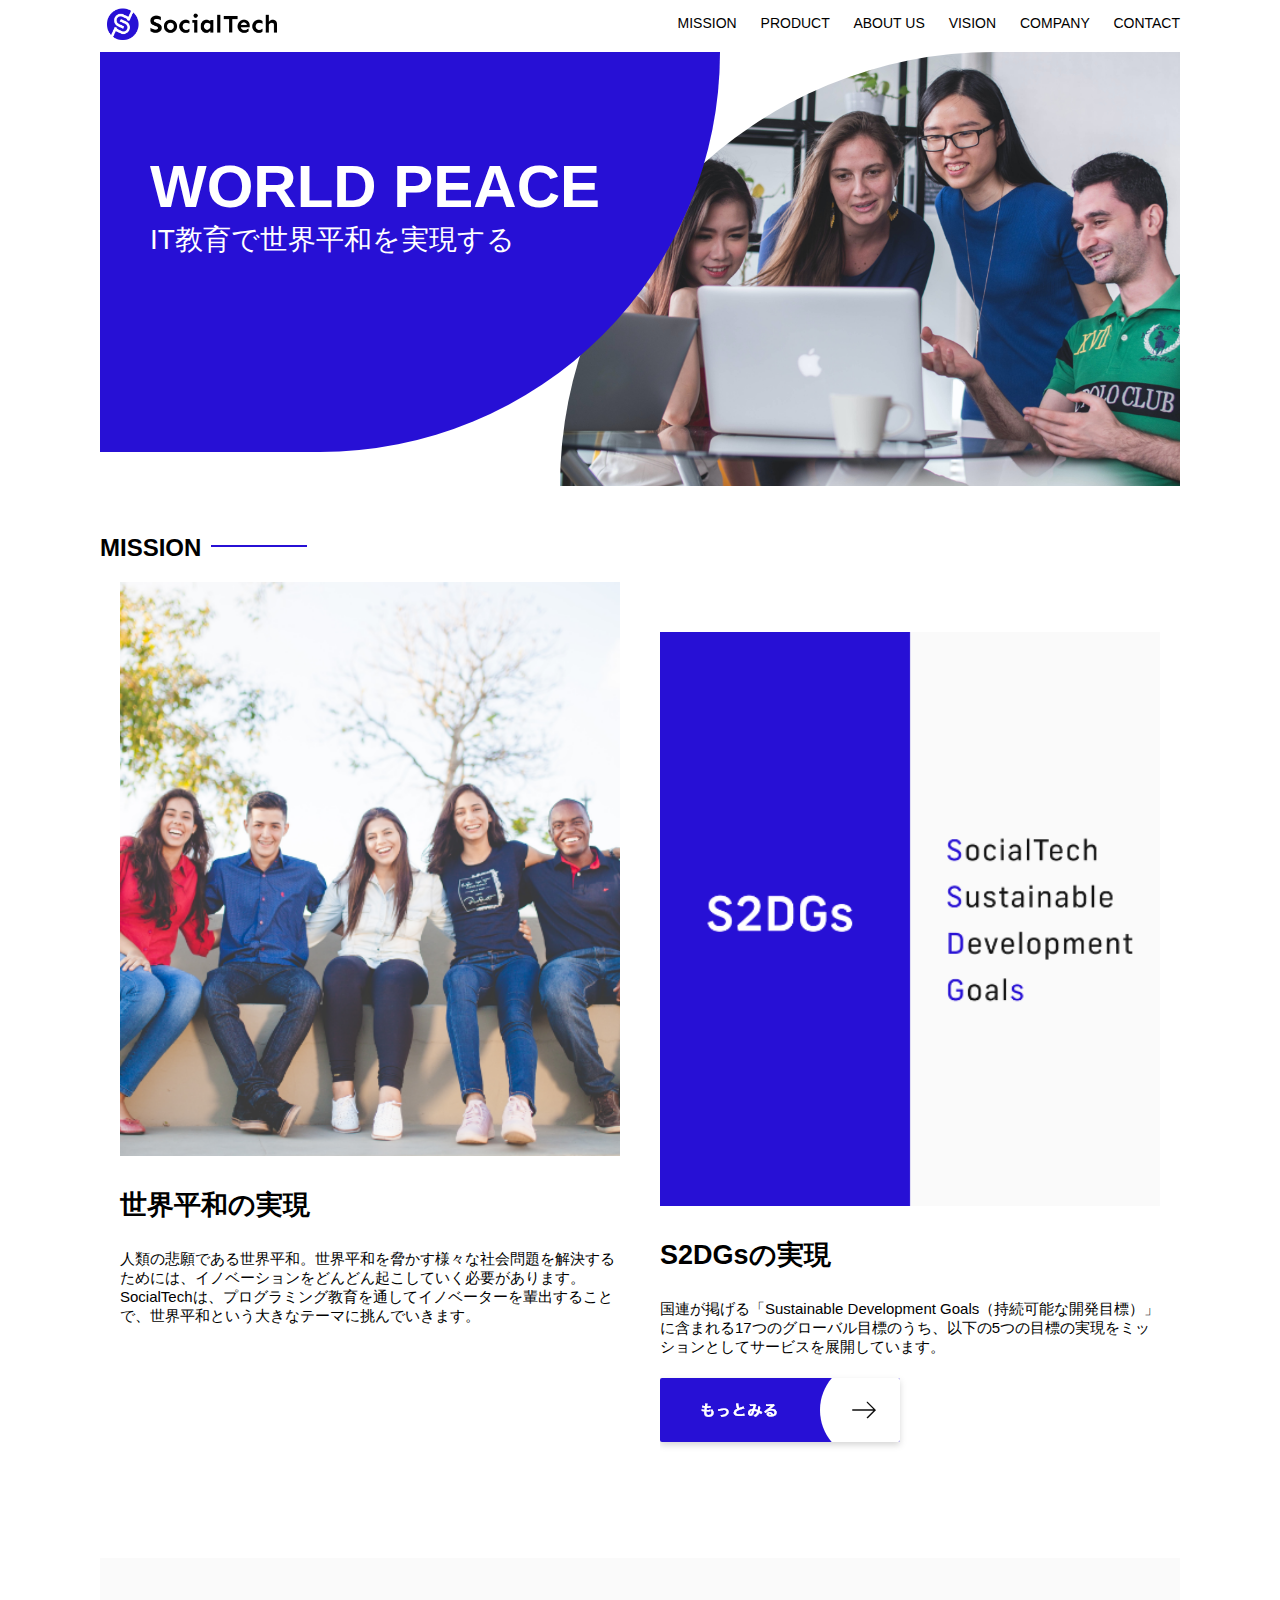
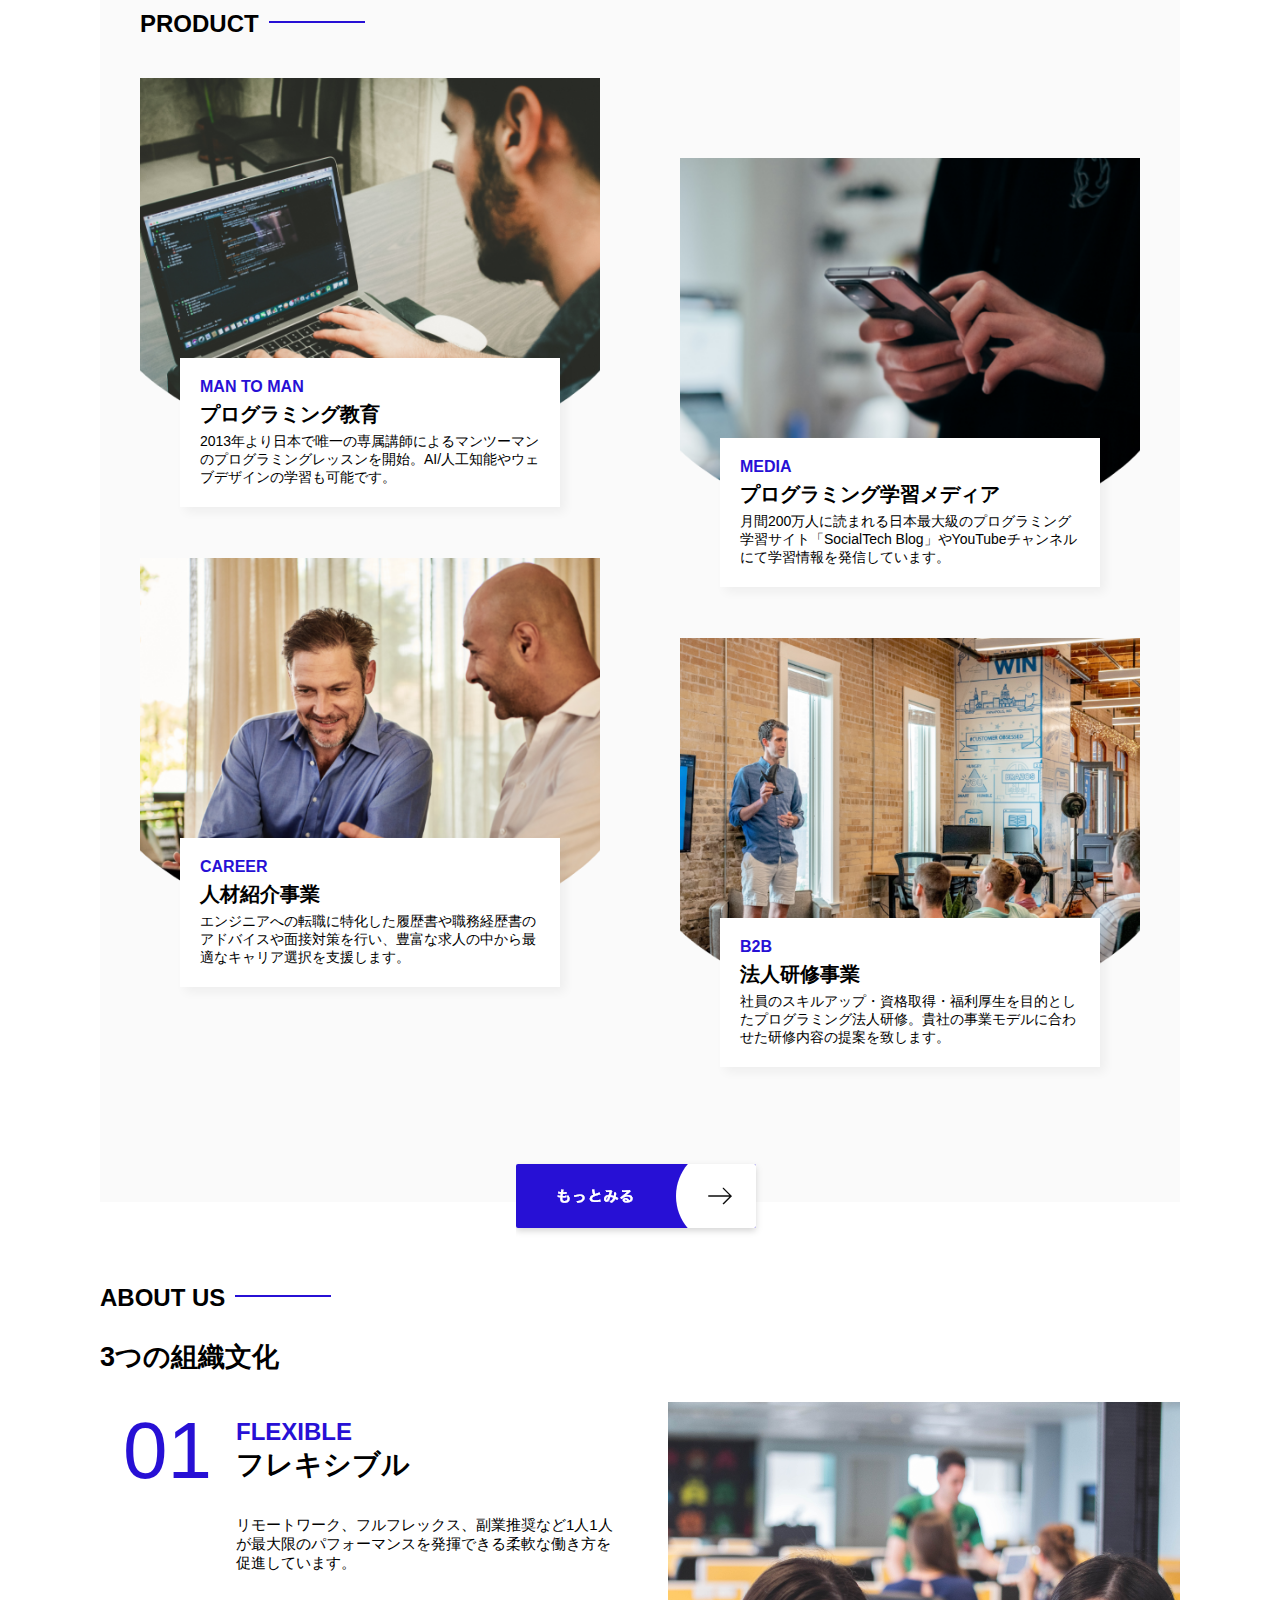
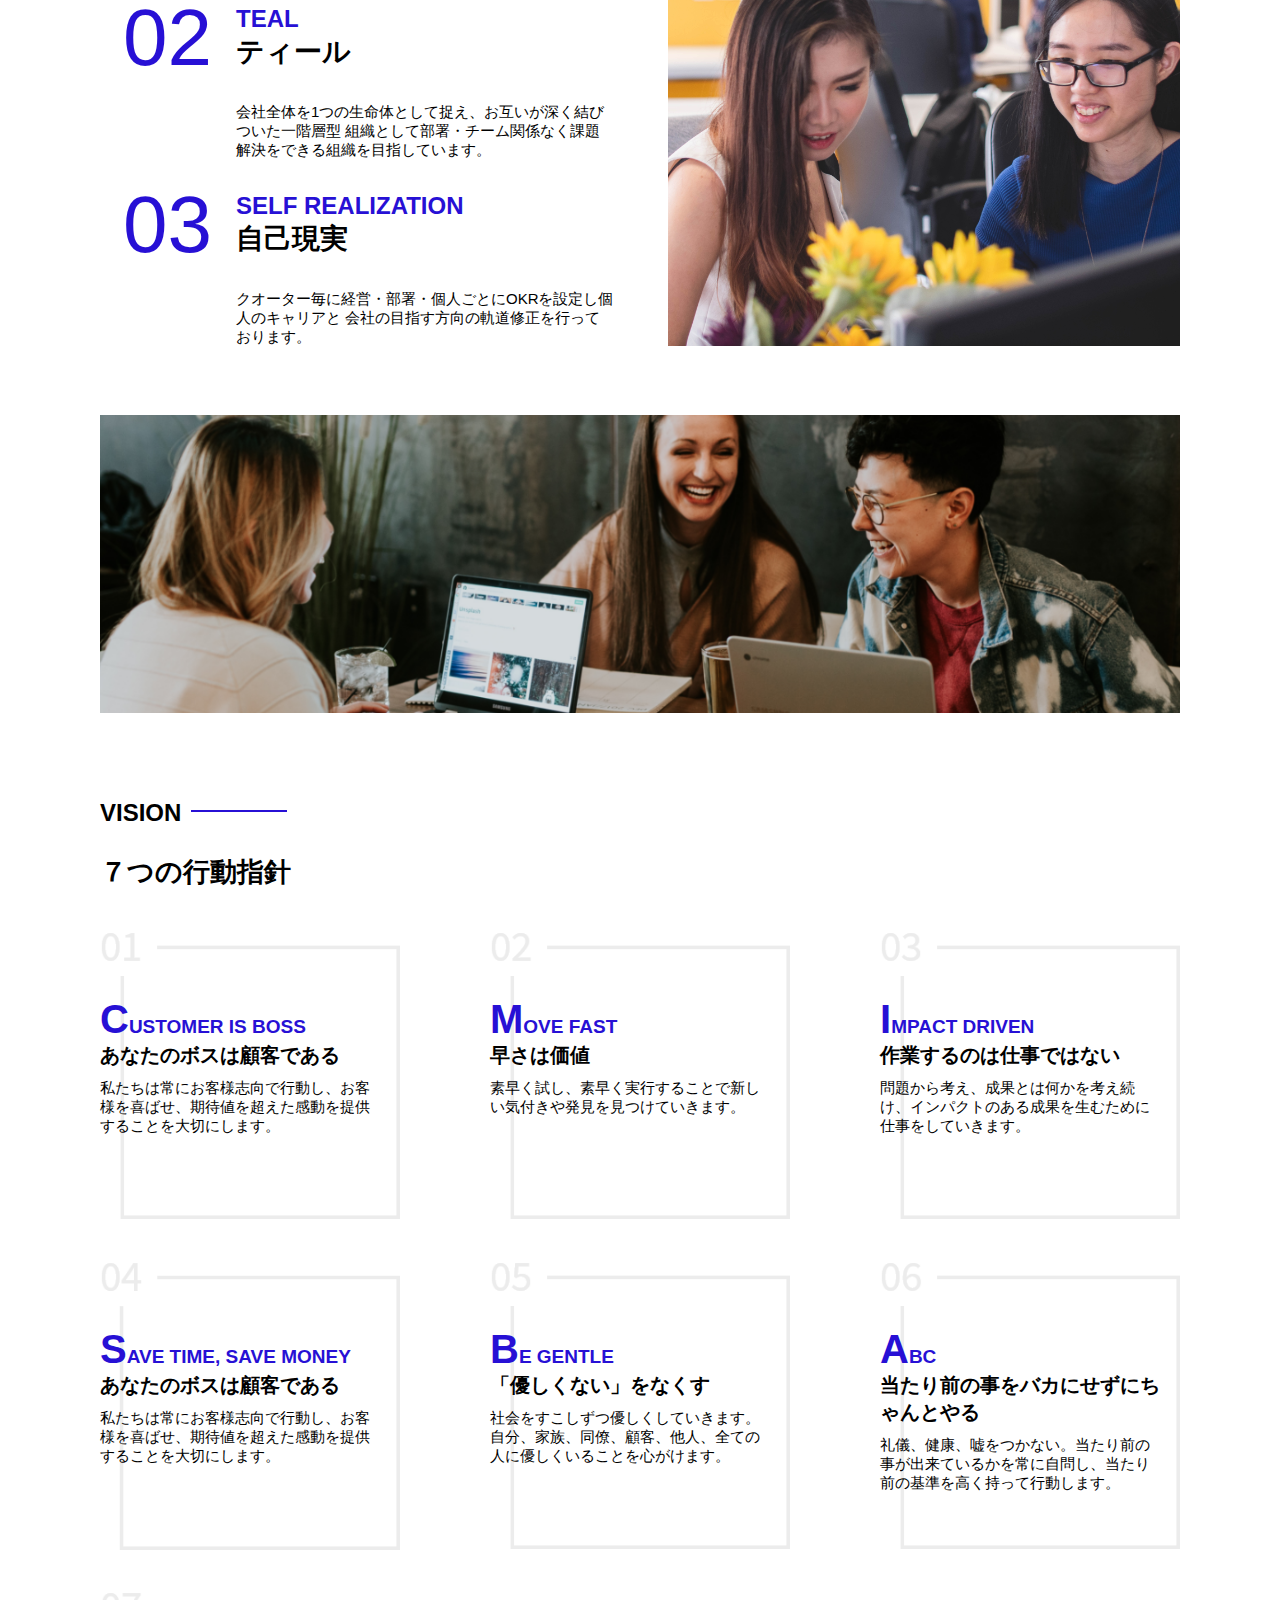
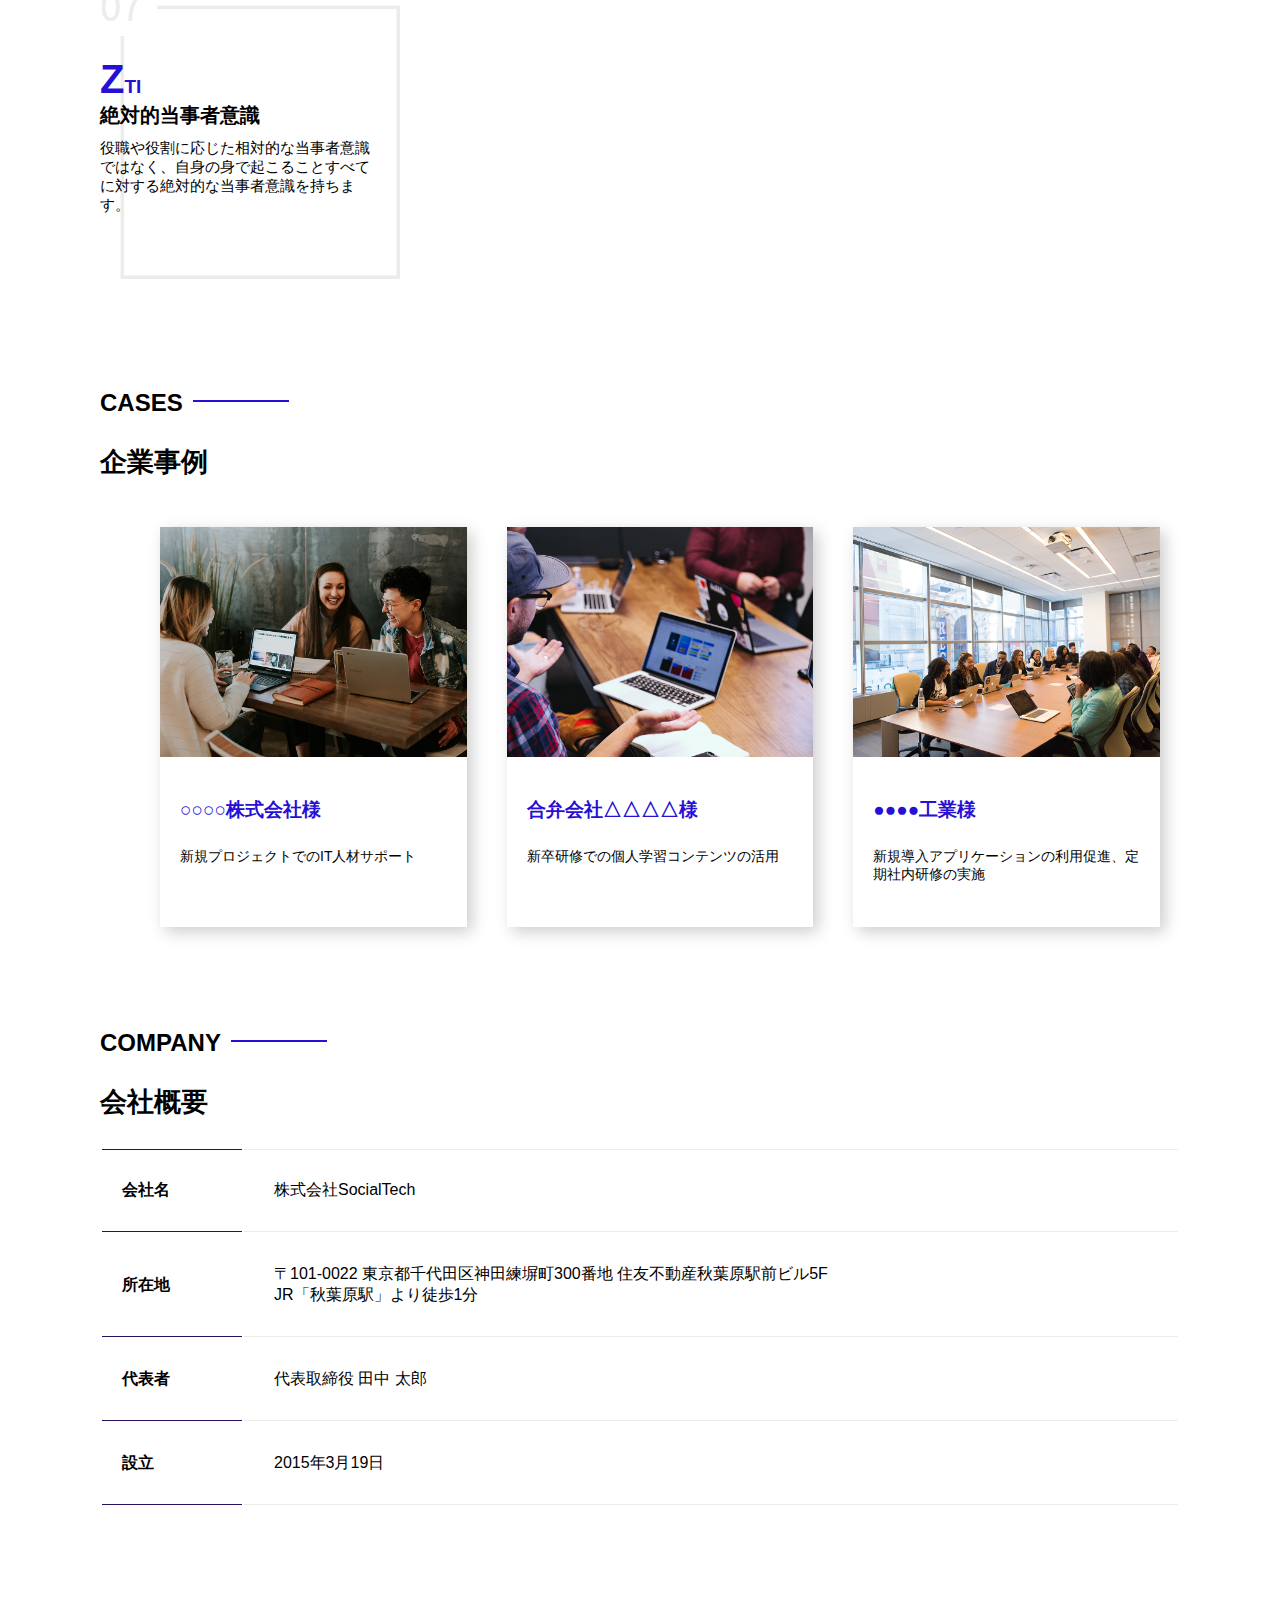
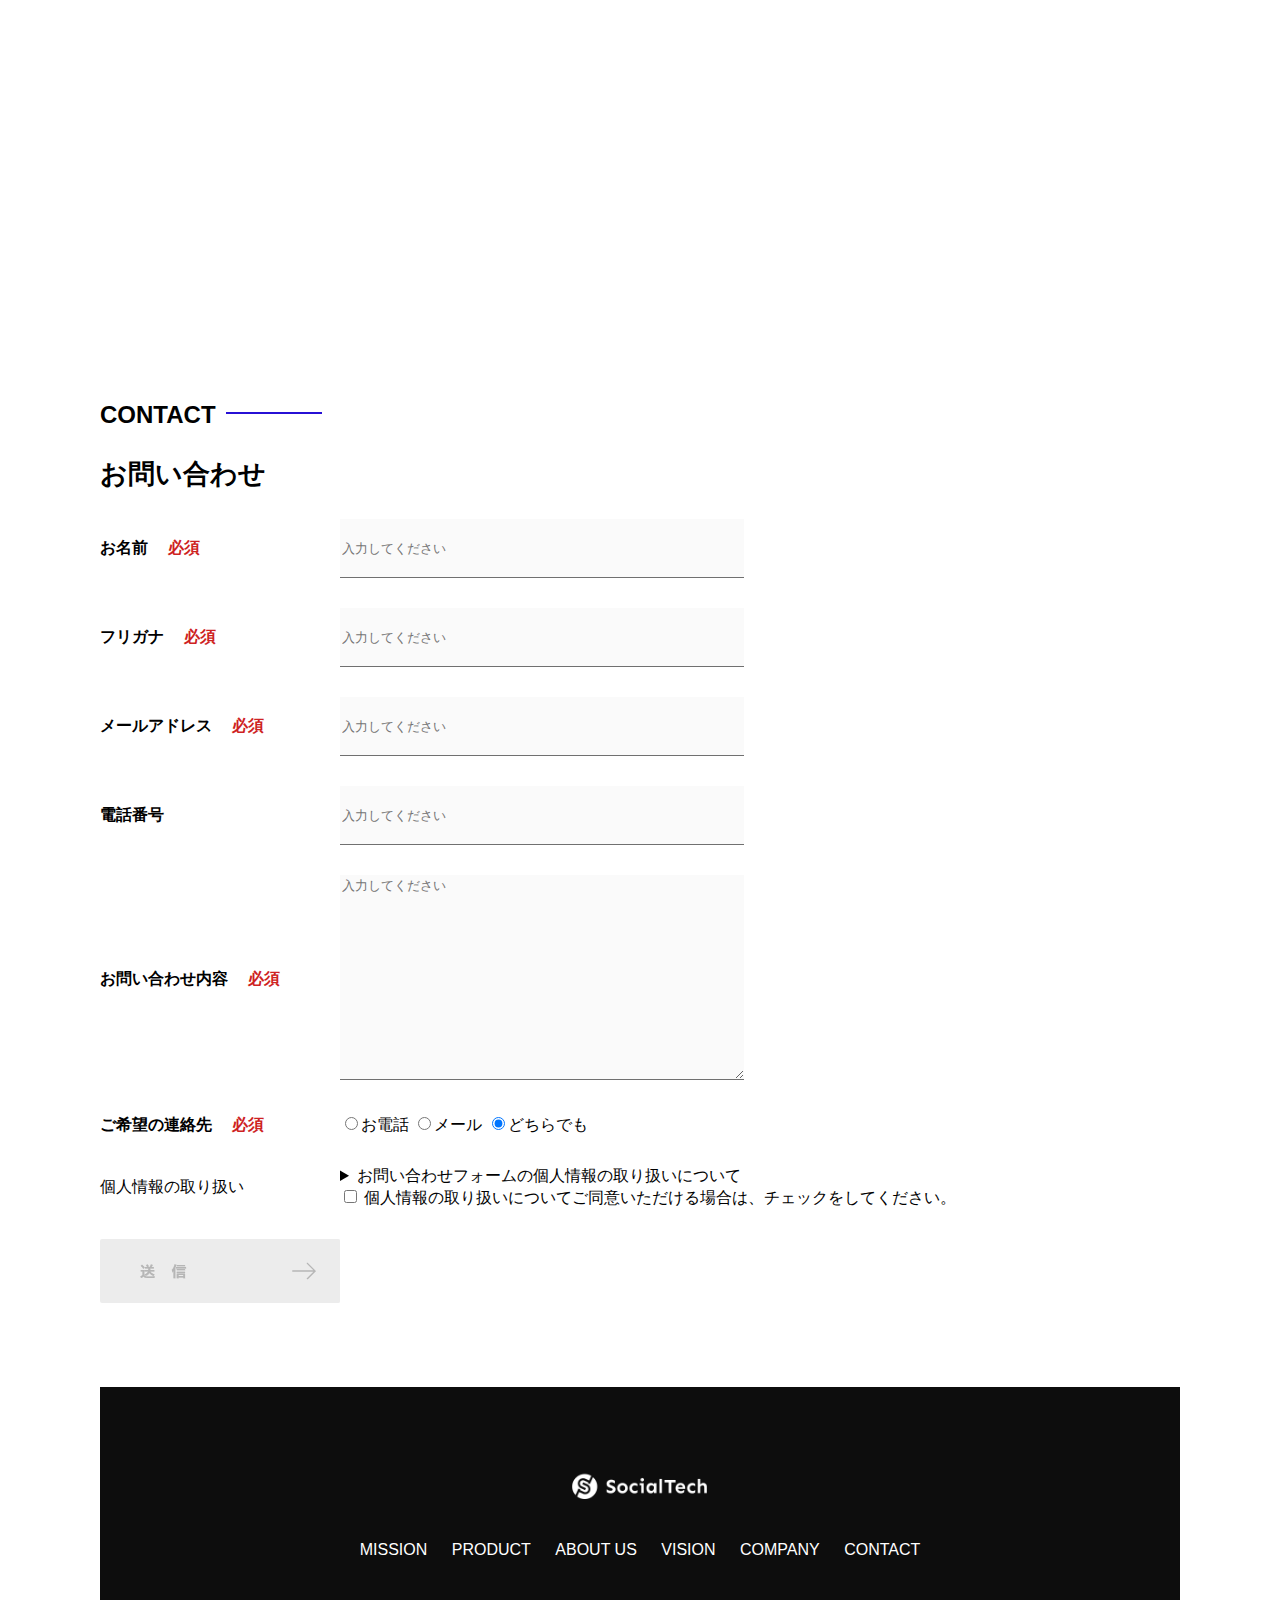
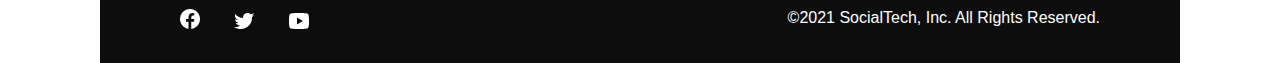
<file: index.html>
<!DOCTYPE html>
<html lang="ja">
<head>
    <meta charset="UTF-8">
    <meta name="description"content="SocialTechはEDtech業界のリーディングカンパニーを目指します">
    <meta name="viewport" content="width=device-width, initial-scale=1.0">
    <link rel="stylesheet" href="style.css">
    <title>SocialTech</title>
    <style>
        img:not([alt]) {
          border: 10px solid red;
        }
      </style>
</head>
<body>
    <header>
      <!-- ロゴ -->
        <a href="index.html"><img src="images/logo.png" alt="トップページに戻る"></a>
     <!-- PC用ナビゲーション -->
        <nav id="nav-pc">                <!--navタグ推奨・・・アクセシビリティの向上/SEO対策 -->
         <a href="mission.html">MISSION</a>         
         <a href="product.html">PRODUCT</a>
         <a href="index.html#aboutus">ABOUT US</a>             <!-- html後 #がポイント -->
         <a href="index.html#vision">VISION</a>
         <a href="index.html#company">COMPANY</a>
         <a href="index.html#contact">CONTACT</a>
        </nav>
     <!-- スマホ用メニューボタン -->
       <img id="menu-sp" src="images/button-menu.png" alt="ナビゲーションを開く" onclick="document.getElementById('nav-sp').style.display = 'block'">
     <!-- スマホ用ナビゲーション-->
       <nav id="nav-sp">
          <img id="close" src="images/button-close.png" alt="ナビゲーションを閉じる" onclick="document.getElementById('nav-sp').style.display = 'none'">
          <a id="logo-sp" href="index.html" onclick="document.getElementById('nav-sp').style.display = 'none'"><img src="images/logo-sp.png" alt="トップページに戻る"></a>
          <a class="menu" href="mission.html" onclick="document.getElementById('nav-sp').style.display = 'none'">MISSION</a>
          <a class="menu" href="product.html" onclick="document.getElementById('nav-sp').style.display = 'none'">PRODUCT</a>
          <a class="menu" href="index.html#aboutus" onclick="document.getElementById('nav-sp').style.display = 'none'">ABOUT US</a>
          <a class="menu" href="index.html#vision" onclick="document.getElementById('nav-sp').style.display = 'none'">VISION</a>
          <a class="menu" href="index.html#company" onclick="document.getElementById('nav-sp').style.display = 'none'">COMPANY US</a>
          <a class="menu" href="index.html#contact" onclick="document.getElementById('nav-sp').style.display = 'none'">CONTACT</a>
         <div id="sns">
             <a href="https://www.facebook.com/sejuku2013"><img src="images/button-facebook.png" alt="Facebookのリンク"></a>
             <a href="https://twitter.com/samuraijuku"><img src="images/button-twitter.png" alt="Twitterのリンク"></a>
             <a href="https://www.youtube.com/channel/UCCFOQO5aDK0xXam4cUQXT8g"><img src="images/button-youtube.png" alt="YouTubeのリンク"></a>
         </div>
        </nav>
    </header>
    <main>
       <article>
         <!-- メインビジュアル -->
         <section id="main-visual">               <!--sectionタグ・・・文書構造を明確にする-->
             <div id="main-message">
                 <h1>WORLD PEACE</h1>
                 <p>IT教育で世界平和を実現する</p>
             </div>
             <img src="images/index/index-main.png" alt="PCの周りに集まる多国籍の仲間たち">
         </section>
          <!--ミッション-->
         <section id="mission">
              <h2 class="index-h2">MISSION</h2>

             <div id="mission-flex">
                 <div>
                     <img id="mission-photo" src="images/index/index-mission.png" alt="屋外のベンチで写真を撮影する多国籍の仲間たち"> 
                     <h3>世界平和の実現</h3>
                     <p>人類の悲願である世界平和。世界平和を脅かす様々な社会問題を解決するためには、イノベーションをどんどん起こしていく必要があります。SocialTechは、プログラミング教育を通してイノベーターを輩出することで、世界平和という大きなテーマに挑んでいきます。</p>
                 </div>
                 <div>
                     <img id="s2dgs" srC="images/index/s2dgs.png" alt="S2DGs">
                     <h3>S2DGsの実現</h3>
                     <p>国連が掲げる「Sustainable Development Goals（持続可能な開発目標）」に含まれる17つのグローバル目標のうち、以下の5つの目標の実現をミッションとしてサービスを展開しています。</p>
                     <a href="mission.html">
                         <img src="images/button-more.png" alt="もっとみる">
                     </a>
                 </div>  
              </div>
         </section>
         <!--プロダクト-->
          <section id="product">
              <h2 class="index-h2">PRODUCT</h2>
                 <div>
                     <div id="product-left">
                         <div>
                             <img class="product-photo" src="images/index/index-mantoman.png" alt="PCでコードを書く男性">
                             <div class="product-explain">
                                 <span>MAN TO MAN</span>
                                 <h3>プログラミング教育</h3>
                                 <p>2013年より日本で唯一の専属講師によるマンツーマンのプログラミングレッスンを開始。AI/人工知能やウェブデザインの学習も可能です。</p>
                             </div>
                         </div>
                         <div>
                             <img class="product-photo" src="images/index/index-career.png" alt="笑顔で話し合う2人の男性">
                             <div class="product-explain">
                                 <span>CAREER</span>
                                 <h3>人材紹介事業</h3>
                                 <p>エンジニアへの転職に特化した履歴書や職務経歴書のアドバイスや面接対策を行い、豊富な求人の中から最適なキャリア選択を支援します。</p>    
                             </div>
                         </div>   
                     </div>
                     <div id="product-right">
                         <div>
                             <img class="product-photo" src="images/index/index-media.png" alt="スマートフォンを操作する人">
                             <div class="product-explain">
                                 <span>MEDIA</span>
                                 <h3>プログラミング学習メディア</h3>
                                 <p>月間200万人に読まれる日本最大級のプログラミング学習サイト「SocialTech Blog」やYouTubeチャンネルにて学習情報を発信しています。</p>
                             </div> 
                         </div>
                         <div>
                             <img class="product-photo" src="images/index/index-b2b.png" alt="講演中の男性とそれを聴く人々">
                             <div class="product-explain">
                                 <span>B2B</span>
                                 <h3>法人研修事業</h3>
                                 <p>社員のスキルアップ・資格取得・福利厚生を目的としたプログラミング法人研修。貴社の事業モデルに合わせた研修内容の提案を致します。</p>
                             </div>   
                         </div>
                     </div>       
                 </div>
                 <div>
                    <a id="product-more" href="product.html">
                        <img src="images/button-more.png" alt="もっとみる">
                    </a>
                 </div> 
          </section> 
           <!---ABOUT US-->
           <section id="aboutus">
             <h2 class="index-h2">ABOUT US</h2>
             <h3>3つの組織文化</h3>
             <div>
                  <table class="culture-table">               <!--表を作るにはtableタグを使う-->
                    <tr>
                        <td>
                            <span class="culture-num">01</span>
                        </td>
                        <td>
                            <span class="culture-en">FLEXIBLE</span>
                            <span class="culture-jp">フレキシブル</span>
                        </td>
                    </tr>
                    <tr>
                        <td>
                         <!--空のセル-->
                        </td>
                        <td>
                            <p class="culture-discription">リモートワーク、フルフレックス、副業推奨など1人1人が最大限のパフォーマンスを発揮できる柔軟な働き方を促進しています。
                            </p>
                        </td>
                    </tr>
                    <tr>
                        <td>
                            <span class="culture-num">02</span>
                        </td>
                        <td>
                            <span class="culture-en">TEAL</span>
                            <span class="culture-jp">ティール</span>
                        </td>
                    </tr>
                    <tr>
                        <td>
                         <!--空のセル-->
                        </td>
                        <td>
                            <p class="culture-discription"> 会社全体を1つの生命体として捉え、お互いが深く結びついた一階層型
                                組織として部署・チーム関係なく課題解決をできる組織を目指しています。
                            </p>
                        </td>
                    </tr>
                    <tr>
                        <td>
                            <span class="culture-num">03</span>
                        </td>
                        <td>
                            <span class="culture-en">SELF REALIZATION</span>
                            <span class="culture-jp">自己現実</span>
                        </td>
                    </tr>
                    <tr>
                        <td>
                         <!--空のセル-->
                        </td>
                        <td>
                            <p class="culture-discription">クオーター毎に経営・部署・個人ごとにOKRを設定し個人のキャリアと
                                会社の目指す方向の軌道修正を行っております。
                            </p>
                        </td>
                    </tr>
                  </table> 
                  <img class="culture-img" src="images/index/index-aboutus1.png" alt="笑顔で話し合う2人の女性">
             </div>
              <img class="culture-img2" src="images/index/index-aboutus2.png" alt="笑顔で話し合う3人の男女">
           </section>
           <!-- VISION -->
           <section id="vision">
              <h2 class="index-h2">VISION</h2>
              <h3>７つの行動指針</h3>
              <div>
                 <div class="vision-box">
                      <img src="images/index/vision-01.png" alt="01">
                      <span>
                         <h4>CUSTOMER IS BOSS</h4>
                         <h5>あなたのボスは顧客である</h5>
                         <p>私たちは常にお客様志向で行動し、お客様を喜ばせ、期待値を超えた感動を提供することを大切にします。</p>
                      </span>
                 </div>
                 <div class="vision-box">
                      <img src="images/index/vision-02.png" alt="02">
                      <span>
                         <h4>MOVE FAST</h4>
                         <h5>早さは価値</h5>
                         <p>素早く試し、素早く実行することで新しい気付きや発見を見つけていきます。</p>
                      </span>
                 </div>
                 <div class="vision-box">
                     <img src="images/index/vision-03.png" alt="03">
                     <span>
                         <h4>IMPACT DRIVEN</h4>
                         <h5>作業するのは仕事ではない</h5>
                         <p>問題から考え、成果とは何かを考え続け、インパクトのある成果を生むために仕事をしていきます。</p>
                     </span>
                 </div>
                 <div class="vision-box">
                     <img src="images/index/vision-04.png" alt="04">
                     <span>
                         <h4>SAVE TIME, SAVE MONEY</h4>
                         <h5>あなたのボスは顧客である</h5>
                         <p>私たちは常にお客様志向で行動し、お客様を喜ばせ、期待値を超えた感動を提供することを大切にします。</p>
                     </span>
                 </div>
                 <div class="vision-box">
                     <img src="images/index/vision-05.png" alt="05">
                     <span>
                         <h4>BE GENTLE</h4>
                         <h5>「優しくない」をなくす</h5>
                         <p>社会をすこしずつ優しくしていきます。自分、家族、同僚、顧客、他人、全ての人に優しくいることを心がけます。</p>
                     </span>
                 </div>
                 <div class="vision-box">
                     <img src="images/index/vision-06.png" alt="06">
                     <span>
                         <h4>ABC</h4>
                         <h5>当たり前の事をバカにせずにちゃんとやる</h5>
                         <p>礼儀、健康、嘘をつかない。当たり前の事が出来ているかを常に自問し、当たり前の基準を高く持って行動します。</p>
                     </span>
                 </div>
                 <div class="vision-box">
                     <img src="images/index/vision-07.png" alt="07">
                     <span>
                         <h4>ZTI</h4>
                         <h5>絶対的当事者意識</h5>
                         <p>役職や役割に応じた相対的な当事者意識ではなく、自身の身で起こることすべてに対する絶対的な当事者意識を持ちます。</p>
                     </span>
                 </div>
               </div>
           </section>
           <!-- CASES -->
           <section id="cases">
              <h2 class="index-h2">CASES</h2>
              <h3>企業事例</h3>
              <ul>
                  <li class="case-card">
                     <img class="case-img" src="images/index/case-1.png" alt="仲良く語り合う3人">
                     <div class="case-info">
                         <h4 class="case-name">○○○○株式会社様</h4>
                         <p class="case-content">新規プロジェクトでのIT人材サポート</p>
                     </div>
                  </li>
                  <li class="case-card">
                    <img class="case-img" src="images/index/case-2.png" alt="PCでコンテンツを見る">
                    <div class="case-info">
                         <h4 class="case-name">合弁会社△△△△様</h4>
                         <p class="case-content">新卒研修での個人学習コンテンツの活用</p>
                    </div>
                  </li>
                  <li class="case-card">
                        <img class="case-img" src="images/index/case-3.png" alt="社内研修中の会議室">
                        <div class="case-info">
                         <h4 class="case-name">●●●●工業様</h4>
                         <p class="case-content">新規導入アプリケーションの利用促進、定期社内研修の実施</p>
                        </div>    
                  </li>
                </ul>
           </section>
           <!-- COMPANY -->
           <section id="company">
            <h2 class="index-h2">COMPANY</h2>
            <h3>会社概要</h3>
           <table id="company-table">
             <tr>
               <th class="tableheader-first">会社名</th>
               <td class="cell-first">株式会社SocialTech</td> 
             </tr>
             <tr>
                <th class="tableheader">所在地</th>
                <td class="cell">〒101-0022 東京都千代田区神田練塀町300番地 住友不動産秋葉原駅前ビル5F<br>JR「秋葉原駅」より徒歩1分</td> 
              </tr>
              <tr>
                <th class="tableheader">代表者</th>
                <td class="cell">代表取締役 田中 太郎</td> 
              </tr>
              <tr>
                <th class="tableheader">設立</th>
                <td class="cell">2015年3月19日</td> 
              </tr>
           </table>
           <iframe src="https://www.google.com/maps/embed?pb=!1m18!1m12!1m3!1d3240.068678107791!2d139.77208304105739!3d35.6999275290595!2m3!1f0!2f0!3f0!3m2!1i1024!2i768!4f13.1!3m3!1m2!1s0x60188fee13660e23%3A0x77137876edf742ac!2z5L2P5Y-L5LiN5YuV55Sj56eL6JGJ5Y6f6aeF5YmN44OT44Or!5e0!3m2!1sja!2sjp!4v1719058467109!5m2!1sja!2sjp" width="600" height="450" style="border:0;" allowfullscreen="" loading="lazy" referrerpolicy="no-referrer-when-downgrade"></iframe>
           </section>
           <!--CONTACT-->
           <section id="contact">
             <h2 class="index-h2">CONTACT</h2>
             <h3>お問い合わせ</h3>
              <form>
                  <div>
                     <div class="contact-heading">
                         <label class="contact-lavel">お名前<span class="contact-span">必須</span></label>
                     </div>
                     <div>
                         <input type="text" name="name" placeholder="入力してください" class="contact-textbox">
                     </div>
                   </div>
                   <div>
                      <div class="contact-heading">
                         <label class="contact-lavel">フリガナ<span class="contact-span">必須</span></label>
                      </div>
                      <div>
                         <input type="text" name="hurigana" placeholder="入力してください" class="contact-textbox">
                      </div>
                   </div>
                   <div>
                     <div class="contact-heading">
                         <label class="contact-lavel">メールアドレス<span class="contact-span">必須</span></label>
                     </div>
                     <div>
                         <input type="text" name="email" placeholder="入力してください" class="contact-textbox">
                     </div>
                   </div>
                   <div>
                     <div class="contact-heading">
                         <label class="contact-lavel">電話番号</label>
                     </div>
                     <div>
                         <input type="text" name="tel" placeholder="入力してください" class="contact-textbox">
                     </div>
                   </div>
                   <div>
                     <div class="contact-heading">
                         <label class="contact-lavel">お問い合わせ内容<span class="contact-span">必須</span></label>
                     </div>
                     <div>
                         <textarea class="contact-textarea" placeholder="入力してください" name="massage"></textarea>
                     </div>
                   </div>
                   <div>
                     <div class="contact-heading">
                         <label class="contact-lavel">ご希望の連絡先<span class="contact-span">必須</span></label>
                     </div>
                     <div>
                        <input class="radiobutton" type="radio" value="tel" name="contact" checked><label>お電話</label>
                        <input class="radiobutton" type="radio" value="tel" name="contact" checked><label>メール</label>
                        <input class="radiobutton" type="radio" value="tel" name="contact" checked><label>どちらでも</label>
                     </div>
                   </div>
                   <div>
                     <div class="contact-heading">
                         <label contact-label="">個人情報の取り扱い</label>
                     </div>
                     <div>
                         <details>
                             <summary>お問い合わせフォームの個人情報の取り扱いについて</summary>
                             <div>
                                 <span>１．組織の名称又は氏名</span><br>
                                       株式会社SocialTech<br><br>
                                 <span>２．個人情報保護管理者（若しくはその代理人）の氏名又は職名、所属及び連絡先
                                       鈴木 一郎 コーポレート部</span><br>
                                       メールアドレス：samurai@example.com<br>
                                       TEL：03-1234-5678<br>
                                 <span>３．個人情報の利用目的</span><br>
                                       ・本サービス及び本サービスに関連する情報の提供又はそれらに関する連絡のため<br>
                                       ・ユーザーの本人確認のため<br>
                                       ・当社サービスのご案内のため<br>
                                       ・当社の商品等の広告または宣伝（電子メールによるものを含むものとします。）<br><br>
                                 <span>４．個人情報の取り扱い業務の委託</span><br>
                                       個人情報の取扱業務の全部または一部を外部に業務委託する場合があります。<br>
                                       その際、弊社は、個人情報を適切に保護できる管理体制を敷き実行していることを条件として<br>
                                       委託先を厳選したうえで、機密保持契約を委託先と締結し、お客様の個人情報を厳密に管理させます。<br><br>
                                 <span>５．個人情報の開示等の請求</span><br>
                                       お客様は、弊社に対してご自身の個人情報の開示等（利用目的の通知、開示、内容の訂正・追加・削除、利用の停止または消去、第三者への提供の停止）に関して、当社問合わせ窓口に申し出ることができます。<br>
                                       その際、弊社はお客様ご本人を確認させていただいたうえで、合理的な期間内に対応いたします。<br><br>
                                       なお、個人情報に関する弊社問合わせ先は、次の通りです。<br><br>
                                       株式会社SocialTech　個人情報問合せ窓口<br>
                                       〒101-0022 東京都千代田区神田練塀町300番地 住友不動産秋葉原駅前ビル5F<br>
                                       メールアドレス：samurai@example.com　TEL：03-1234-5678<br><br>
                                 <span>６．個人情報を提供されることの任意性について</span><br><br>
                                       お客様がご自身の個人情報を弊社に提供されるか否かは、お客様のご判断によりますが、もしご提供されない場合には、適切なサービスが提供できない場合がありますので予めご了承ください。
                             </div>
                         </details>
                         <input type="checkbox" name="agree">
                         <span>個人情報の取り扱いについてご同意いただける場合は、チェックをしてください。</span>
                     </div>
                   </div>
                   <input type="image" src="images/button-submit.png" alt="送信する">
                   <!--input type="image"と記述することで、画像でボタンを作成できる。-->
              </form>
           </section>
        </article>
        <footer>
           <div id="footer-logo">
               <img src="images/logo-sp.png" alt="SocialTech">
           </div>
           <div id="footer-link">
               <a href="mission.html">MISSION</a>
               <a href="product.html">PRODUCT</a>
               <a href="index.html#aboutus">ABOUT US</a>
               <a href="index.html#vision">VISION</a>
               <a href="index.html#company">COMPANY</a>
               <a href="index.html#contact">CONTACT</a>
           </div>
           <div id="sns-footer">
               <a href="https://www.facebook.com/sejuku2013"><img src="images/button-facebook.png" alt="Facebookのリンク"></a>
               <a href="https://twitter.com/samuraijuku"><img src="images/button-twitter.png" alt="Twitterのリンク"></a>
               <a href="ttps://www.youtube.com/channel/UCCFOQO5aDK0xXam4cUQXT8g"><img src="images/button-youtube.png" alt="YouTubeのリンク"></a>
               <span id="copyright">&copy;2021 SocialTech, Inc. All Rights Reserved. </span>
           </div>
        </footer>
    </main>
</body>

</html>
</file>
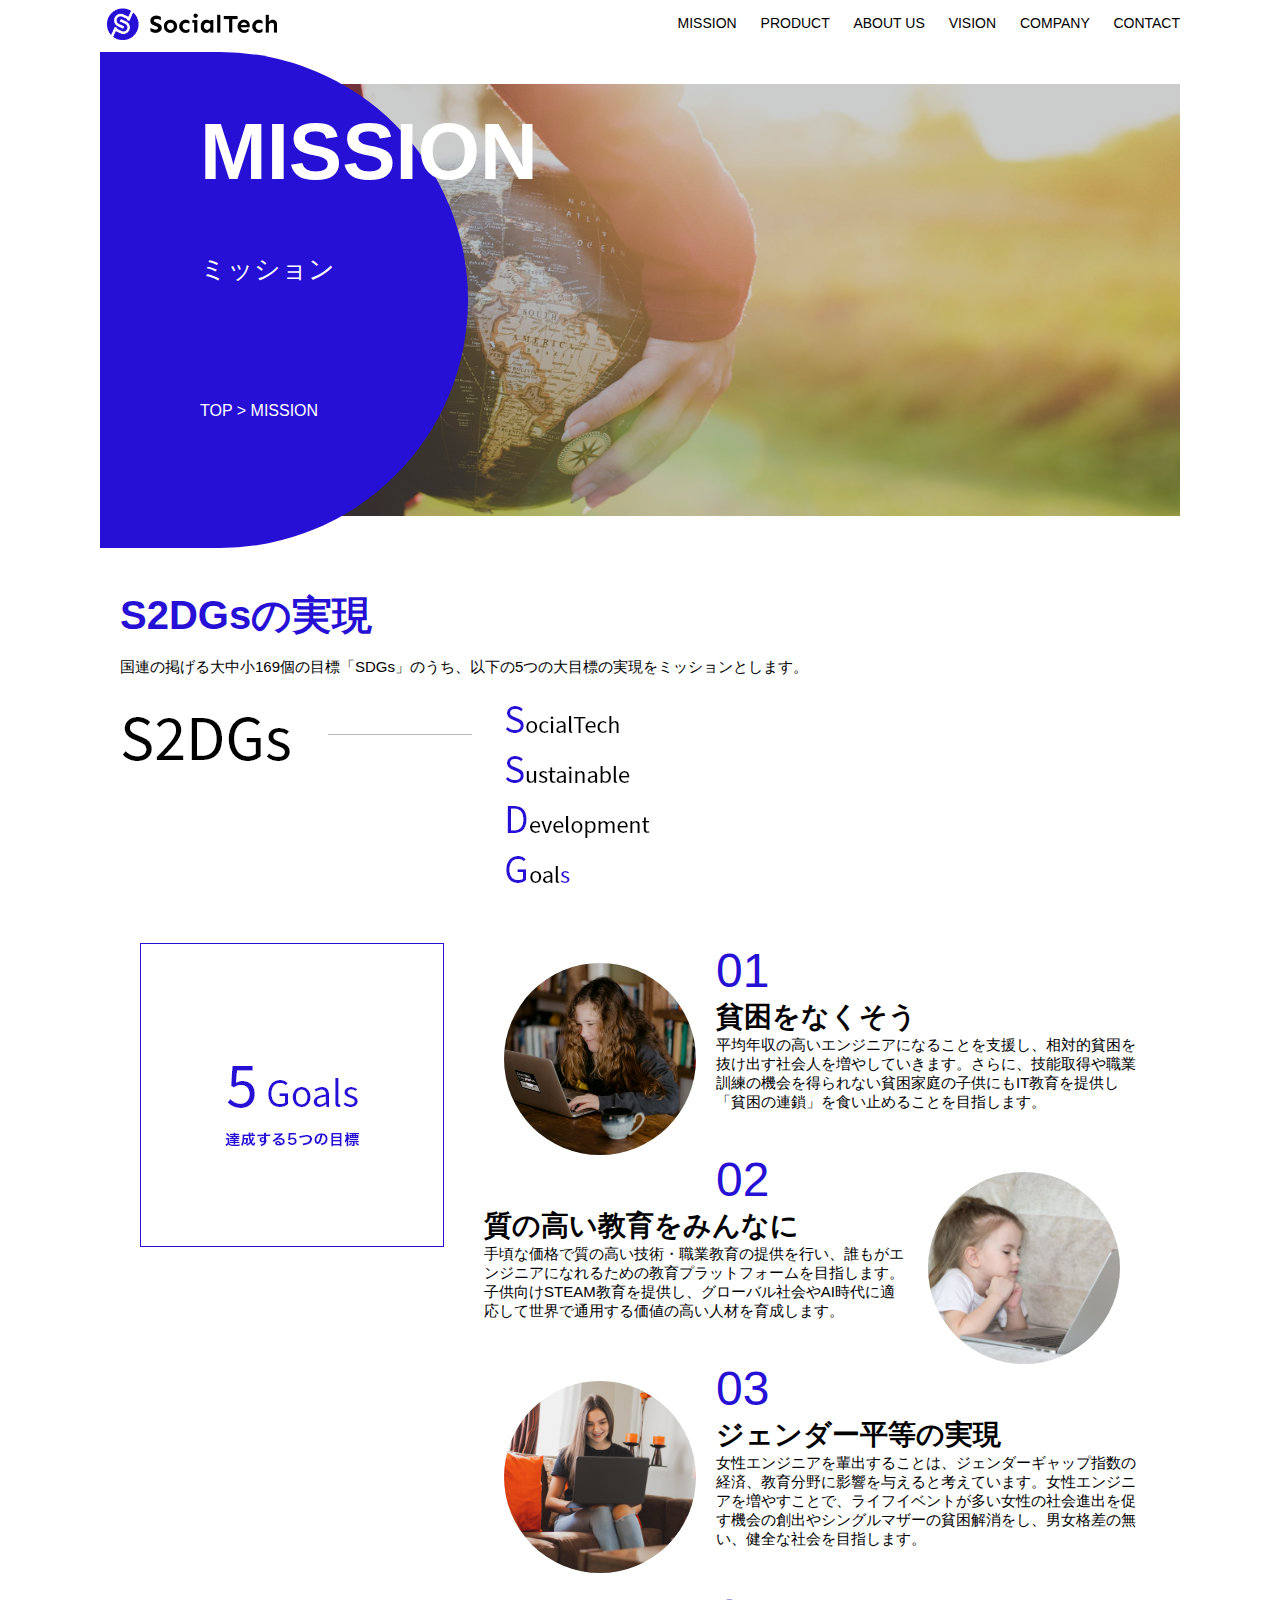
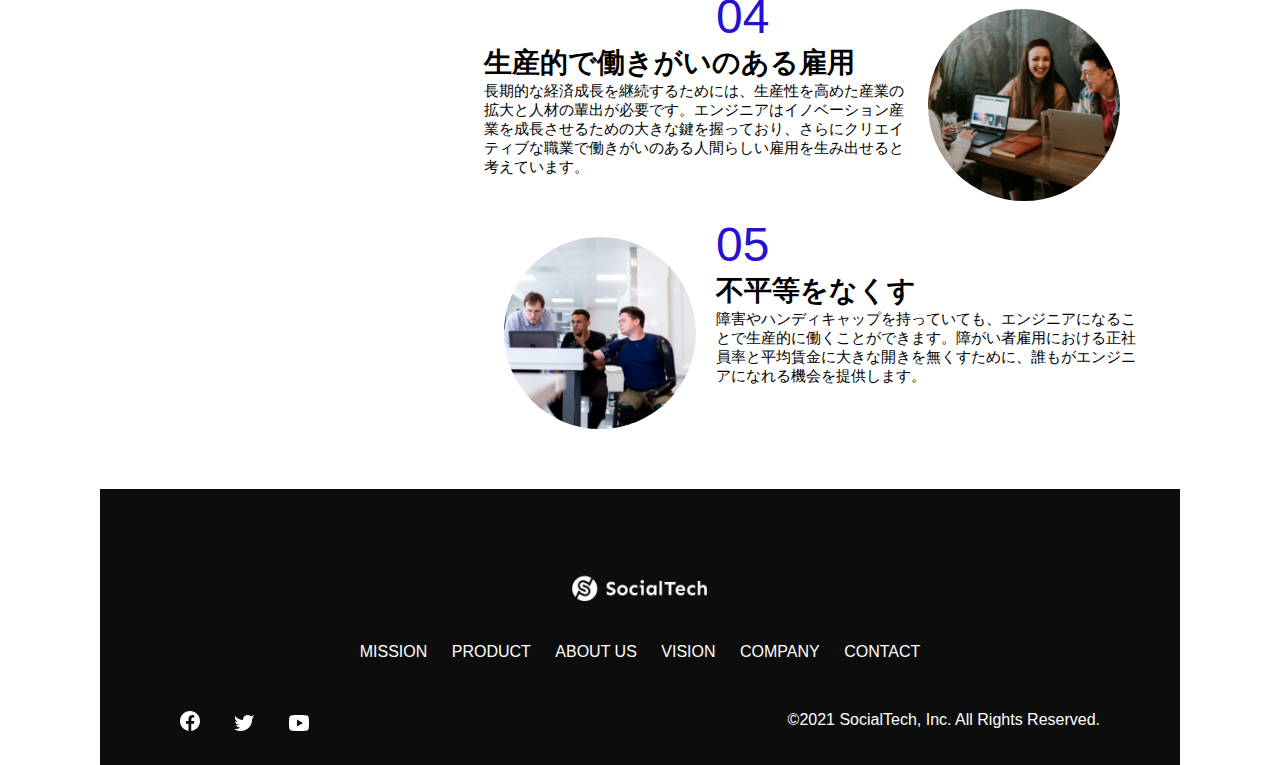
<file: mission.html>
<!DOCTYPE html>
<html lang="ja">
<head>
    <meta charset="UTF-8">
    <meta name="description"content="SocialTechが目指す5つの目標（S2DGs）を紹介します">
    <meta name="viewport" content="width=device-width, initial-scale=1.0">
    <link rel="stylesheet" href="style.css">
    <title>SocialTech - MISSION ミッション -</title>
</head>
<body>
    <header>
      <!-- ロゴ -->
        <a href="index.html"><img src="images/logo.png" alt="トップページに戻る"></a>
     <!-- PC用ナビゲーション -->
        <nav id="nav-pc">                <!--navタグ推奨・・・アクセシビリティの向上/SEO対策 -->
         <a href="mission.html">MISSION</a>         
         <a href="product.html">PRODUCT</a>
         <a href="index.html#aboutus">ABOUT US</a>             <!-- html後 #がポイント -->
         <a href="index.html#vision">VISION</a>
         <a href="index.html#company">COMPANY</a>
         <a href="index.html#contact">CONTACT</a>
        </nav>
     <!-- スマホ用メニューボタン -->
       <img id="menu-sp" src="images/button-menu.png" alt="ナビゲーションを開く" onclick="document.getElementById('nav-sp').style.display = 'block'">
     <!-- スマホ用ナビゲーション-->
       <nav id="nav-sp">
          <img id="close" src="images/button-close.png" alt="ナビゲーションを閉じる" onclick="document.getElementById('nav-sp').style.display = 'none'">
          <a id="logo-sp" href="index.html" onclick="document.getElementById('nav-sp').style.display = 'none'"><img src="images/logo-sp.png" alt="トップページに戻る"></a>
          <a class="menu" href="mission.html" onclick="document.getElementById('nav-sp').style.display = 'none'">MISSION</a>
          <a class="menu" href="product.html" onclick="document.getElementById('nav-sp').style.display = 'none'">PRODUCT</a>
          <a class="menu" href="index.html#aboutus" onclick="document.getElementById('nav-sp').style.display = 'none'">ABOUT US</a>
          <a class="menu" href="index.html#vision" onclick="document.getElementById('nav-sp').style.display = 'none'">VISION</a>
          <a class="menu" href="index.html#company" onclick="document.getElementById('nav-sp').style.display = 'none'">COMPANY US</a>
          <a class="menu" href="index.html#contact" onclick="document.getElementById('nav-sp').style.display = 'none'">CONTACT</a>
         <div id="sns">
             <a href="https://www.facebook.com/sejuku2013"><img src="images/button-facebook.png" alt="Facebookのリンク"></a>
             <a href="https://twitter.com/samuraijuku"><img src="images/button-twitter.png" alt="Twitterのリンク"></a>
             <a href="https://www.youtube.com/channel/UCCFOQO5aDK0xXam4cUQXT8g"><img src="images/button-youtube.png" alt="YouTubeのリンク"></a>
         </div>
        </nav>
    </header>
    <main>
        <article>
           <section id="mission-main">
            <div id="mission-title">
                <h1>MISSION</h1>
                <span>ミッション</span>
                <div>TOP > MISSION</div>
            </div>
           </section> 
           <section id="mission-s2dgs"> 
                <h2 class="mission-h2">S2DGsの実現</h2>
                <p>国連の掲げる大中小169個の目標「SDGs」のうち、以下の5つの大目標の実現をミッションとします。</p>
                <img src="images/mission/mission-s2dgs.png" alt="S2DGs">
           </section>
           <section id="mission-5goals">
            <div>
                <img src="images/mission/mission-5goals.png" alt="5goals">
            </div>
            <div>
                <div>
                    <img class="fivegoals-image-left" src="images/mission/mission-5goals01.png" alt="01">
                    <span class="fivegoals-number">01</span>
                    <h3 class="fivegoals-h3">貧困をなくそう</h3>
                    <p class="fivegoals-p">
                     平均年収の高いエンジニアになることを支援し、相対的貧困を抜け出す社会人を増やしていきます。さらに、技能取得や職業訓練の機会を得られない貧困家庭の子供にもIT教育を提供し「貧困の連鎖」を食い止めることを目指します。
                    </p>
                </div>
                <div>
                    <img class="fivegoals-image-right" src="images/mission/mission-5goals02.png" alt="02">
                    <span class="fivegoals-number">02</span>
                    <h3 class="fivegoals-h3">質の高い教育をみんなに</h3>
                    <p class="fivegoals-p">
                     手頃な価格で質の高い技術・職業教育の提供を行い、誰もがエンジニアになれるための教育プラットフォームを目指します。子供向けSTEAM教育を提供し、グローバル社会やAI時代に適応して世界で通用する価値の高い人材を育成します。
                    </p>
                </div>
                <div>
                    <img class="fivegoals-image-left" src="images/mission/mission-5goals03.png" alt="03">
                    <span class="fivegoals-number">03</span>
                    <h3 class="fivegoals-h3">ジェンダー平等の実現</h3>
                    <p class="fivegoals-p">
                     女性エンジニアを輩出することは、ジェンダーギャップ指数の経済、教育分野に影響を与えると考えています。女性エンジニアを増やすことで、ライフイベントが多い女性の社会進出を促す機会の創出やシングルマザーの貧困解消をし、男女格差の無い、健全な社会を目指します。
                    </p>
                </div>
                <div>
                    <img class="fivegoals-image-right" src="images/mission/mission-5goals04.png" alt="04">
                    <span class="fivegoals-number">04</span>
                    <h3 class="fivegoals-h3">生産的で働きがいのある雇用</h3>
                    <p class="fivegoals-p">
                     長期的な経済成長を継続するためには、生産性を高めた産業の拡大と人材の輩出が必要です。エンジニアはイノベーション産業を成長させるための大きな鍵を握っており、さらにクリエイティブな職業で働きがいのある人間らしい雇用を生み出せると考えています。
                    </p>
                </div>
                <div>
                    <img class="fivegoals-image-left" src="images/mission/mission-5goals05.png" alt="05">
                    <span class="fivegoals-number">05</span>
                    <h3 class="fivegoals-h3">不平等をなくす</h3>
                    <p class="fivegoals-p">
                     障害やハンディキャップを持っていても、エンジニアになることで生産的に働くことができます。障がい者雇用における正社員率と平均賃金に大きな開きを無くすために、誰もがエンジニアになれる機会を提供します。
                    </p>
                </div>
            </div>
           </section>


        </article>
      <footer>
           <div id="footer-logo">
               <img src="images/logo-sp.png" alt="SocialTech">
           </div>
           <div id="footer-link">
               <a href="mission.html">MISSION</a>
               <a href="product.html">PRODUCT</a>
               <a href="index.html#aboutus">ABOUT US</a>
               <a href="index.html#vision">VISION</a>
               <a href="index.html#company">COMPANY</a>
               <a href="index.html#contact">CONTACT</a>
           </div>
           <div id="sns-footer">
               <a href="https://www.facebook.com/sejuku2013"><img src="images/button-facebook.png" alt="Facebookのリンク"></a>
               <a href="https://twitter.com/samuraijuku"><img src="images/button-twitter.png" alt="Twitterのリンク"></a>
               <a href="ttps://www.youtube.com/channel/UCCFOQO5aDK0xXam4cUQXT8g"><img src="images/button-youtube.png" alt="YouTubeのリンク"></a>
               <span id="copyright">&copy;2021 SocialTech, Inc. All Rights Reserved. </span>
           </div>
        </footer>
    </main>
</body>
</html>
</file>
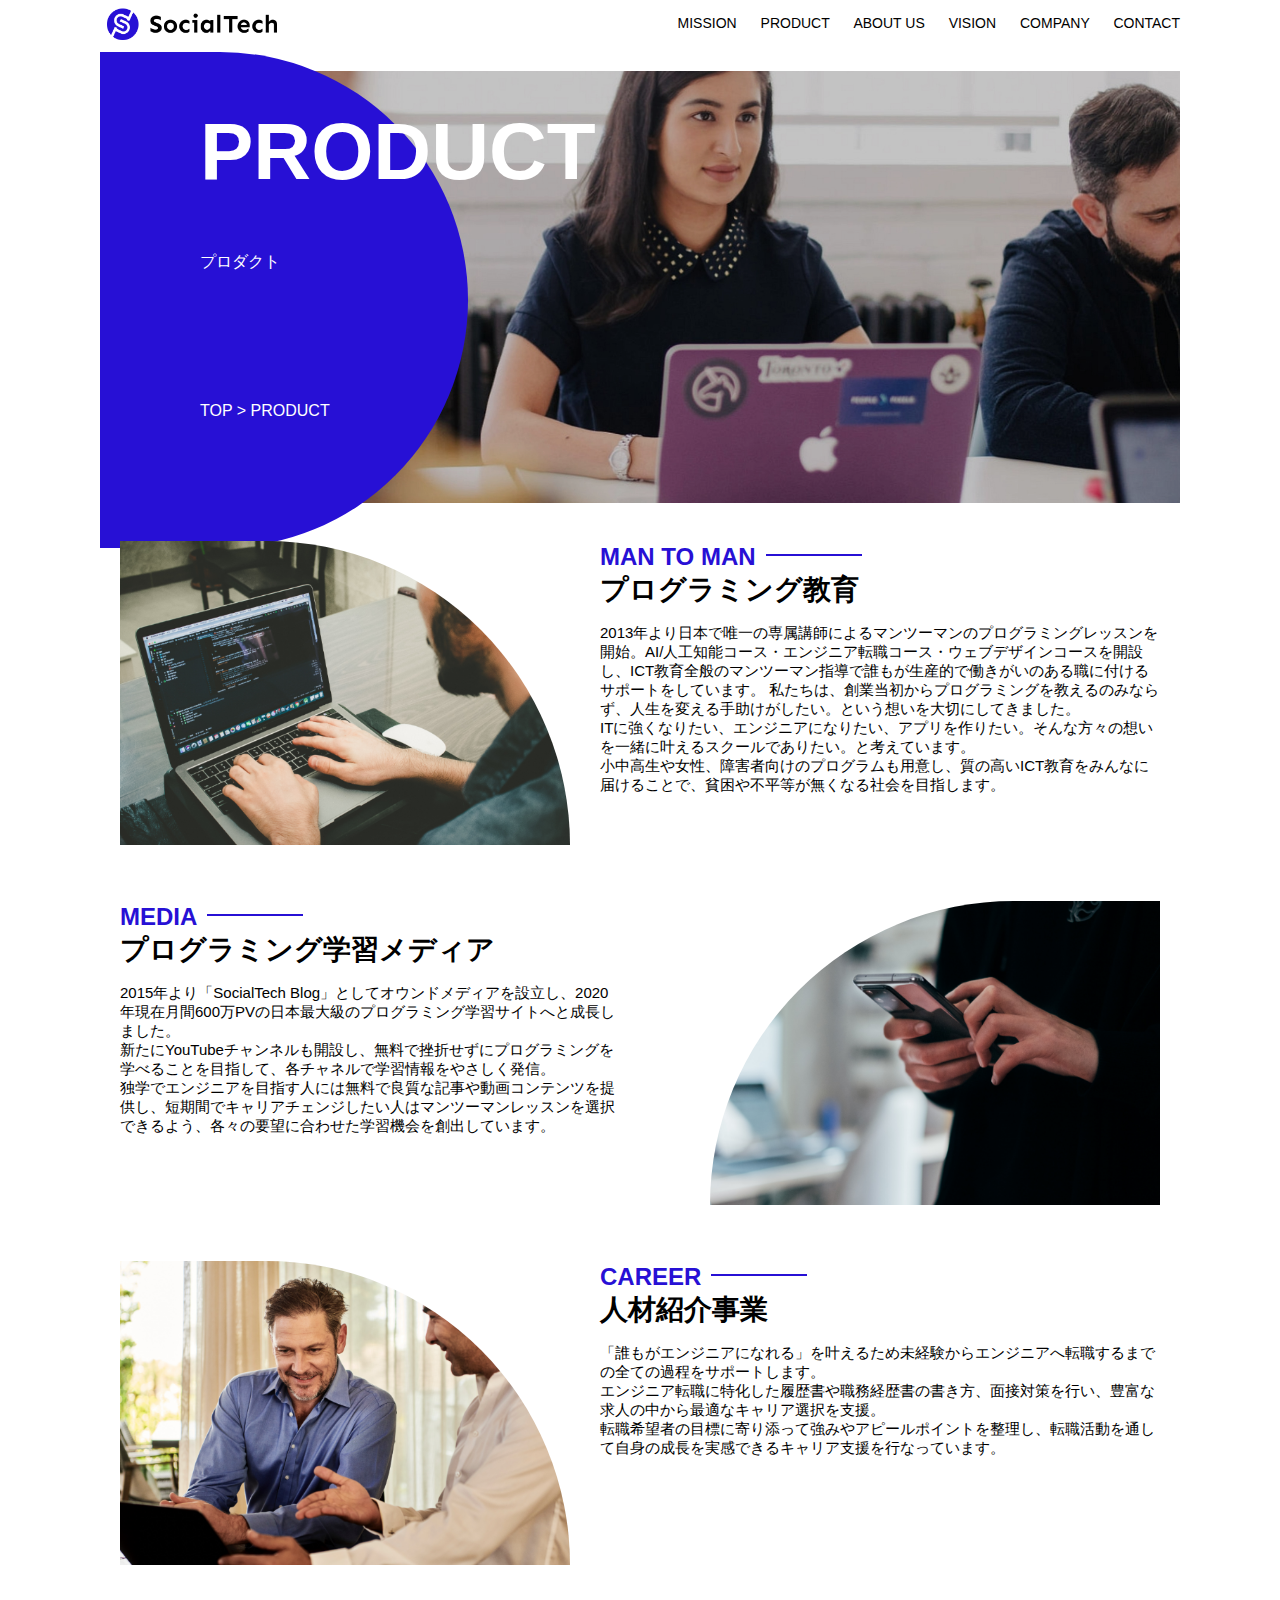
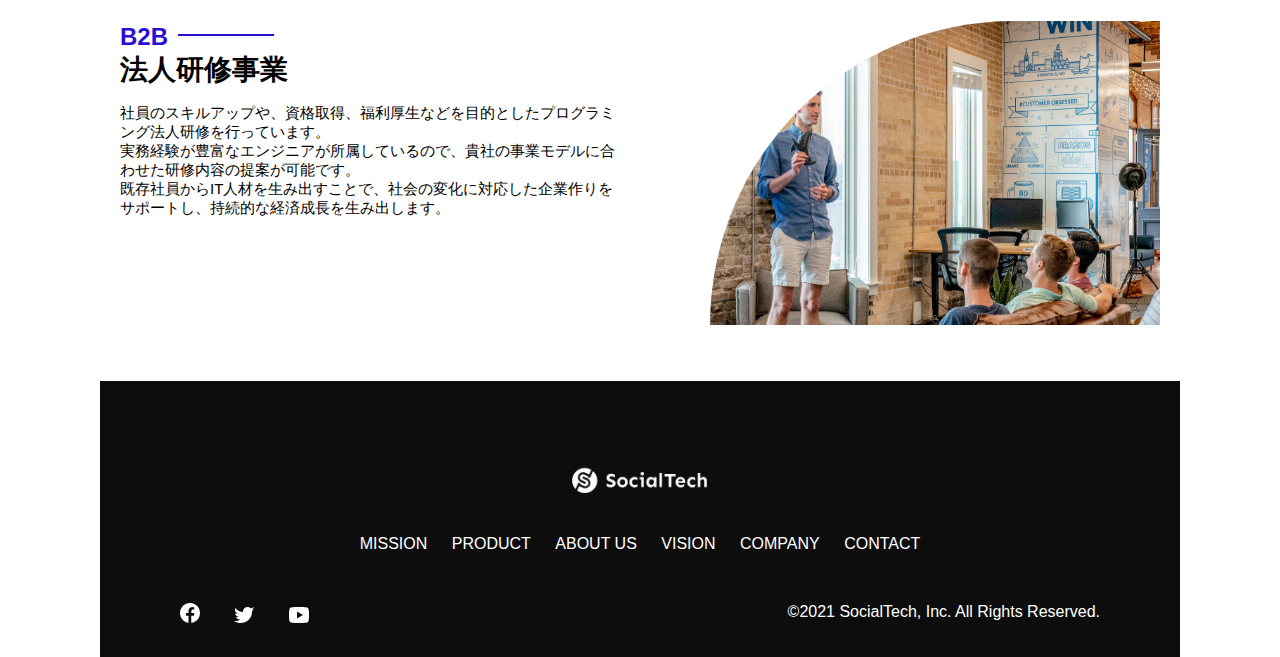
<file: product.html>
<!DOCTYPE html>
<html lang="ja">
<head>
    <meta charset="UTF-8">
    <meta name="description"content="SocialTechの4つのプロダクトを紹介します">
    <meta name="viewport" content="width=device-width, initial-scale=1.0">
    <link rel="stylesheet" href="style.css">
    <title>SocialTech - PRODUCT プロダクト-</title>
</head>
<body>
    <header>
      <!-- ロゴ -->
        <a href="index.html"><img src="images/logo.png" alt="トップページに戻る"></a>
     <!-- PC用ナビゲーション -->
        <nav id="nav-pc">                <!--navタグ推奨・・・アクセシビリティの向上/SEO対策 -->
         <a href="mission.html">MISSION</a>         
         <a href="product.html">PRODUCT</a>
         <a href="index.html#aboutus">ABOUT US</a>             <!-- html後 #がポイント -->
         <a href="index.html#vision">VISION</a>
         <a href="index.html#company">COMPANY</a>
         <a href="index.html#contact">CONTACT</a>
        </nav>
     <!-- スマホ用メニューボタン -->
       <img id="menu-sp" src="images/button-menu.png" alt="ナビゲーションを開く" onclick="document.getElementById('nav-sp').style.display = 'block'">
     <!-- スマホ用ナビゲーション-->
       <nav id="nav-sp">
          <img id="close" src="images/button-close.png" alt="ナビゲーションを閉じる" onclick="document.getElementById('nav-sp').style.display = 'none'">
          <a id="logo-sp" href="index.html" onclick="document.getElementById('nav-sp').style.display = 'none'"><img src="images/logo-sp.png" alt="トップページに戻る"></a>
          <a class="menu" href="mission.html" onclick="document.getElementById('nav-sp').style.display = 'none'">MISSION</a>
          <a class="menu" href="product.html" onclick="document.getElementById('nav-sp').style.display = 'none'">PRODUCT</a>
          <a class="menu" href="index.html#aboutus" onclick="document.getElementById('nav-sp').style.display = 'none'">ABOUT US</a>
          <a class="menu" href="index.html#vision" onclick="document.getElementById('nav-sp').style.display = 'none'">VISION</a>
          <a class="menu" href="index.html#company" onclick="document.getElementById('nav-sp').style.display = 'none'">COMPANY US</a>
          <a class="menu" href="index.html#contact" onclick="document.getElementById('nav-sp').style.display = 'none'">CONTACT</a>
         <div id="sns">
             <a href="https://www.facebook.com/sejuku2013"><img src="images/button-facebook.png" alt="Facebookのリンク"></a>
             <a href="https://twitter.com/samuraijuku"><img src="images/button-twitter.png" alt="Twitterのリンク"></a>
             <a href="https://www.youtube.com/channel/UCCFOQO5aDK0xXam4cUQXT8g"><img src="images/button-youtube.png" alt="YouTubeのリンク"></a>
         </div>
        </nav>
    </header>
    <main>
        <article>
            <section id="product-main">
                <div id="product-title">
                    <h1>PRODUCT</h1>
                    <span>プロダクト</span>
                    <div>TOP > PRODUCT</div>
                </div>
            </section>
            <section class="product-section1">
                <img src="images/product/product-mantoman.png" alt="PCでコードを書く男性">
                <div>
                    <h2 class="product-h2">MAN TO MAN</h2>
                    <h3 class="product-h3">プログラミング教育</h3>
                    <p>2013年より日本で唯一の専属講師によるマンツーマンのプログラミングレッスンを開始。AI/人工知能コース・エンジニア転職コース・ウェブデザインコースを開設し、ICT教育全般のマンツーマン指導で誰もが生産的で働きがいのある職に付けるサポートをしています。
                        私たちは、創業当初からプログラミングを教えるのみならず、人生を変える手助けがしたい。という想いを大切にしてきました。<br>ITに強くなりたい、エンジニアになりたい、アプリを作りたい。そんな方々の想いを一緒に叶えるスクールでありたい。と考えています。<br>小中高生や女性、障害者向けのプログラムも用意し、質の高いICT教育をみんなに届けることで、貧困や不平等が無くなる社会を目指します。
                    </p>
                </div>
            </section>
            <section class="product-section2">
                <div>
                    <h2 class="product-h2">MEDIA</h2>
                    <h3 class="product-h3">プログラミング学習メディア</h3>
                    <p>2015年より「SocialTech
                        Blog」としてオウンドメディアを設立し、2020年現在月間600万PVの日本最大級のプログラミング学習サイトへと成長しました。<br>新たにYouTubeチャンネルも開設し、無料で挫折せずにプログラミングを学べることを目指して、各チャネルで学習情報をやさしく発信。<br>独学でエンジニアを目指す人には無料で良質な記事や動画コンテンツを提供し、短期間でキャリアチェンジしたい人はマンツーマンレッスンを選択できるよう、各々の要望に合わせた学習機会を創出しています。
                    </p>
                </div>
                <img src="images/product/product-media.png" alt="スマートフォンを操作する人">
            </section>
            <section class="product-section1">
                <img src="images/product/product-career.png" alt="笑顔で話し合う2人の男性">
                <div>
                    <h2 class="product-h2">CAREER</h2>
                    <h3 class="product-h3">人材紹介事業</h3>
                    <p>「誰もがエンジニアになれる」を叶えるため未経験からエンジニアへ転職するまでの全ての過程をサポートします。<br>エンジニア転職に特化した履歴書や職務経歴書の書き方、面接対策を行い、豊富な求人の中から最適なキャリア選択を支援。<br>転職希望者の目標に寄り添って強みやアピールポイントを整理し、転職活動を通して自身の成長を実感できるキャリア支援を行なっています。<br>
                    </p>
                </div>
            </section>
            <section class="product-section2">
                <div>
                    <h2 class="product-h2">B2B</h2>
                    <h3 class="product-h3">法人研修事業</h3>
                    <p>社員のスキルアップや、資格取得、福利厚生などを目的としたプログラミング法人研修を行っています。<br>実務経験が豊富なエンジニアが所属しているので、貴社の事業モデルに合わせた研修内容の提案が可能です。<br>既存社員からIT人材を生み出すことで、社会の変化に対応した企業作りをサポートし、持続的な経済成長を生み出します。
                    </p>
                </div>
                <img src="images/product/product-b2b.png" alt="講演中の男性とそれを聴く人々">
            </section>
        </article>
                
      <footer>
           <div id="footer-logo">
               <img src="images/logo-sp.png" alt="SocialTech">
           </div>
           <div id="footer-link">
               <a href="mission.html">MISSION</a>
               <a href="product.html">PRODUCT</a>
               <a href="index.html#aboutus">ABOUT US</a>
               <a href="index.html#vision">VISION</a>
               <a href="index.html#company">COMPANY</a>
               <a href="index.html#contact">CONTACT</a>
           </div>
           <div id="sns-footer">
               <a href="https://www.facebook.com/sejuku2013"><img src="images/button-facebook.png" alt="Facebookのリンク"></a>
               <a href="https://twitter.com/samuraijuku"><img src="images/button-twitter.png" alt="Twitterのリンク"></a>
               <a href="ttps://www.youtube.com/channel/UCCFOQO5aDK0xXam4cUQXT8g"><img src="images/button-youtube.png" alt="YouTubeのリンク"></a>
               <span id="copyright">&copy;2021 SocialTech, Inc. All Rights Reserved. </span>
           </div>
        </footer>
    </main>
</body>
</html>
</file>
<file: style.css>
/* PC、スマホ共通スタイル */
body{
    font-family: "Source Sans Pro","Hiragino Kaku Gothic ProN",Meiryo,sans-serif;
}
p{
    font-size: 15px;
}
/*================
 PC用のスタイル 
=================*/
@media screen and (min-width:768px) {
/*横幅設定*/
body{
    max-width: 1080px;
    min-width: 960PX;
    margin: 0 auto 0 auto;
}
/*ヘッダー*/
header{
    display: flex;
    justify-content: space-between;
}
/* ナビゲーションのレイアウト navタグ推奨・・・アクセシビリティの向上/SEO対策　*/
#nav-pc {
    font-size: 14px;
    padding-top: 15px;
    /*margin-left: 20px;                       なぜこの位置だと文字間隔が狭いか？*/
}
/* ナビゲーションのリンクの装飾設定 */    
#nav-pc > a{    
    text-decoration: none;   /*なぜ装飾扱いか？aタグで通常がアンダーバー有りだから？*/
    margin-left: 20px;
}
#nav-pc > a:link{
        color: black;
         }
#nav-pc > a:visited{
        color: black;
    }
#nav-pc > a:hover{
        color: black;
        text-decoration: underline;
    }
#nav-pc > a:active{
        color: black;
    } 
/* スマホ用ナビを非表示 */   
#nav-sp,#menu-sp{
    display: none;       /* 要素を非表示にする */
}    
/* メインビジュアル */
#main-visual {
    position: relative;
    height: 400px;
}    
#main-message{
    position: absolute;
    top: 0;
    left: 0;
    background-color: #2710d5;
    color: #ffffff;
    border-radius: 0 0 476px 0;
    width: 100%;
    height: 100%;
    max-width: 620px;
    z-index: 11;
}
#main-message > h1 {
    font-size: 60px;
    font-weight: bold;
    margin:100px 0 0 50px
}
#main-message > p {
    font-size: 28px;
    margin: 0 0 0 50px;
}
#main-visual > img{
    max-width: 620px;
    border-radius: 476px 0 0 0;
    position: absolute;
    top: 0;
    right: 0;
    z-index: 10;
}
  /* 見出し */
h2{
    margin: 40px 0 0 0;
}
h2::after {   /* 要素の直後に画像を追加できる */
     /* contentタグ・・・HTMLコードが簡潔/画像サイズを柔軟に変更/疑似要素への適用 */
     content: url("images/line.png");   
     margin-left:10px;
    }
h3{
    font-size: 27px;
}
#mission{
    margin: 80px auto 80px auto;
    width: 100%;
}
#mission-flex{   
    width: 100%;
    display: flex;  /* 親要素にdisplay: flex;を指定することで、子要素を横並びにできる */
}
#mission-flex > div{  /*余白はmarginプロパティ、幅はwidthプロパティで調整する*/
    width: 50%;
    margin: 20px;
}
#mission-photo{
    width: 100%;
}
#s2dgs{
    margin-top: 50px;
    width: 100%;
}
/*プロダクト*/
#product {
    background-color: #fafafa;
    margin: 80px 0 80px 0;
    padding: 10px 40px 0px 40px;
}
/*外枠*/
#product > div {
    margin-top: 40px;
    display: flex;        /*親要素にdisplay: flex;を指定することで、子要素を横並びにできる*/
}
/*左カラム*/
#product-left {
    width: 50%;
    margin-right: 20px;
}
/*右カラム*/
 #product-right {
    width: 50%;
    margin-left: 20px;
    margin-top: 80px;
}

#product-left > div {
    position: relative;
    height: 480px;
    margin-right: 20px;
}

#product-right > div {
    position: relative;
    height: 480px;
    margin-left: 20px;
}
/*画像*/
.product-photo{
    width: 100%;
}
/* 説明文の枠 */
.product-explain{
    background-color: #ffffff;
    position: absolute;           /*画像とテキストを重ねるには、絶対位置（position:absolute）で指定する*/
    left: 0;
    top: 280px;
    margin: 0 40px 0 40px;
    padding: 20px;
    box-shadow: 5px 5px 10px rgba(0,0,0,0.05);  
    /*要素に影をつけるにはbox-shadowプロパティを使う 
     光の3原色のRGB（Red、Green、Blue）、それにAlpha（透明度）を加えてRGBA。
       RGBは「rgb(255, 0, 0)」
       RGBAは「rgba(255, 0, 0, 0.5)」のように記述 */
}
/* 説明文の英語 */
.product-explain > span{
    color: #2710d5;
    font-weight: bold;
    font-size: 16px;
    margin: 0;
}
 /* 説明文の見出し */
.product-explain > h3{
    font-size: 20px;
    margin: 5px 0 5px 0;
} 
/* 説明文 */
.product-explain > p{
    font-size: 14px;
    margin: 0;
}
/* 「もっとみる」ボタン */
#product-more{
    margin: 0 auto -42px auto;  
     /*marginにマイナスの値を指定すると、親要素の外にはみ出す（例：margin: 0 auto -42px auto;）*/
}
/* ABOUT US */
#aboutus{
    margin: 80px auto 80px auto;
}
/* 3つの組織文化と画像を入れる枠 */
#aboutus > div {
    display: flex;
}
/* 画像 */
.culture-img{
    width: 100%;
    align-self: flex-start;
     /*Flexbox（フレックスボックス）内の要素はalign-self: flex-start;を指定すると上寄せになる*/
}
.culture-img2{
    margin-top: 50px;
    width: 100%;
}
/* 3つの組織文化の表 */
.culture-table{
    margin-right: 50px;
}
/*番号*/
.culture-num{
    font-size: 80px;
    color: #2710d5;
    margin: 0 20px 0 20px;
}
/*組織文化英語*/
.culture-en{
color: #2710d5;
font-weight: bold;
font-size: 24px;
display: block;
}
/*組織文化日本語*/
.culture-jp{
    font-size: 28px;
    font-weight: bold;
}
/*説明文*/
.culture-description{
    margin: 0;
}
 /* ビジョン */
#vision{
    margin: 80px auto 80px auto;
}
/* セクション内の外枠 */
#vision > div{
    width: 100%;
    display: flex;
    justify-content: space-between;
    flex-wrap: wrap;
}
/* 7つの行動指針の枠 */
.vision-box{
    width: 300px;
    height: 300px;
    margin-bottom: 30px;
    position: relative;
}
.vision-box > img{
    width: 100%;
    height: auto;
    position: absolute;
    top: 0;
    left: 0;
    z-index: 30;
}
.vision-box > span{
    position: absolute;
    top: 0;
    left: 0;
    z-index: 31;
    margin-right: 20px;
}
.vision-box > span > h4{
    color: #2710d5;
    font-size: 19px;
    margin: 80px 0 0 0;
}
.vision-box > span > h4::first-letter {
    font-size: 40px;
}
.vision-box > span > h5{
    font-size: 20px;
    margin: 0 0 0 0;
}
.vision-box > span > p{
    margin-top: 10px;
}
/* 企業事例 */
#cases{
    margin: 40px auto 40px auto;
    width: 100%;
}
#cases > ul{                   /* #cases > は無くてもできるが、必要か？*/
    display: flex;
    list-style: none;           /*これを入れないとマーカーが付いてしまう。付く時と付かない時？*/
    justify-content: center;
}
#cases > ul > li{               /* #cases > ul > は無くてもできるが、必要か？*/
   width: 33%;
   margin: 20px;
}
.case-card{
    background-color: #ffffff;
    min-height: 400px;                             /* 高さ方向 決まる */
    box-shadow: 5px 5px 15px rgba(0,0,0,0.2) ;   /* boxとtext 使い分ける */
}
.case-img{
    width: 100%;
}
.case-info{
    padding: 10px 20px 10px 20px;
}
.case-name{
    color: #2710d5;
    font-size: 19px;
}
.case-content{
    font-size: 14px;
}

/*会社概要*/
#company{
    margin: 80px auto 80px auto;
}
#company-table{
    width: 100%;    
}
.tableheader{
    text-align: left;
    padding: 20px;
    border-bottom-color: #27105d;
    border-bottom-width: 1px;
    border-bottom-style: solid;
    width: 100px;
}
.tableheader-first{
    text-align: left;
    padding: 20px;
    border-bottom-color: #27105d;
    border-bottom-width: 1px;
    border-bottom-style: solid;
    width: 100px;
    border-top-color: #27105d;
    border-top-width: 1px;
    border-top-style: solid;
}
.cell{
    padding: 30px;
    border-bottom-color: #ececec;
    border-bottom-width: 1px;
    border-bottom-style: solid;
}
.cell-first{
    padding: 30px;
    border-bottom-color: #ececec;
    border-bottom-width: 1px;
    border-bottom-style: solid;
    border-top-color: #ececec;
    border-top-width: 1px;
    border-top-style: solid;
}
#company > iframe{
    width: 100%;
    height: 368px;
    margin-top: 40px;
}
/* お問い合わせ */
#contact{
    margin: 80px auto 80px auto;
}
     /*外枠*/
#contact > form > div{
    display: flex;
    flex-direction: row;  
    /* flex-direction:Flexコンテナ内の子要素の配置方向を指定
            row:子要素を左から右に配置する指定 */
    flex-wrap: wrap;
    padding-bottom: 30px;
}
     /* 左列の見出し */
.contact-heading{
    width: 240px;
    align-self: center;
}
     /* 見出しのラベル */
.contact-lavel{
    font-weight: bold;
}
     /* 必須 */
.contact-span{
    color: #ce2222;
    margin: 0 0 0 20px;
    font-weight: bold;
}
     /* テキストボックス */
.contact-textbox{
    border-top: 0;
    border-left: 0;
    border-right: 0;
    border-bottom-width: 1px;
    border-bottom-color: #707070;
    border-bottom-style: solid;
    background-color: #fafafa;
    width: 400px;
    height: 56px;
}
     /* お問い合わせ内容のテキストエリア */
.contact-textarea{
    border-top: 0;
    border-left: 0;
    border-right: 0;
    border-bottom-width: 1px;
    border-bottom-color: #707070;
    border-bottom-style: solid;
    background-color: #fafafa;
    width: 400px;
    height: 200px;
}
/* 個人情報の取り扱い */
details{
    width: 700px;
}
details > div{
    background-color: #fafafa;
    padding: 20px;
}
details > div >span{
    font-weight: bold;
}
/* フッター */
footer{
    background-color: #0d0d0d;
    text-align: center;
    padding: 80px 80px 30px 80px;
}
#footer-logo{
    margin-bottom: 30px;
}
#footer-link{
    margin-bottom: 50px;
}
#footer-link > a{
    text-decoration: none;
    margin: 10px;
}
#footer-link > a:link{
   color: #ffffff;
}
#footer-link > a:visited{
   color: #ffffff;
}
#footer-link > a:hover{
   color: #ffffff;
   text-decoration: underline;
}
#footer-link > a:active{
   color: #ffffff;
}
#sns-footer{
    text-align: left;    /* spanのようなdisplay:inline; 要素を右寄せする時 → 親要素に text-align: right;を指定 */
    width: 100%;
}
#sns-footer > a{
    margin-right: 30px;
}
#copyright{
    color: #ffffff;
    float:right ;
}
/* mission.html用スタイル */
/* ミッションのメインビジュアル */
#mission-main {
    height: 496px;
    width: 100%;
    background-image: url("images/mission/mission-main.png");
    background-repeat: no-repeat;
    background-position-y:center; /* Background-imageで表示した背景画像のy軸の位置を指定するプロパティ */
}
#mission-title{
    background-color: #2710d5;
    width: 368px;
    color: #ffffff;
    height: 496px;
    border-radius: 0 248px 248px 0;
    position: relative;
}
#mission-title > h1{
    position: absolute;
    top: 0;
    left: 100px;
    font-size: 80px; 
}
#mission-title > span{
    position: absolute;
    top: 200px;
    left: 100px;
    font-size: 26px;
}
#mission-title > div{
    position: absolute;
    top: 350px;
    left: 100px;
    font-size: 16px;
}
#mission-s2dgs{
    width: 100%;
    margin: 20px;
}
.mission-h2{
    color: #2710d5;
    font-size: 40px;
}
.mission-h2::after{
    content: none; 
}
#mission-5goals{
    margin: 20px;
    display: flex;
}
#mission-5goals > div{
    flex-grow: 1;
    padding: 20px;
}
#mission-5goals > div > div{
    margin-bottom: 40px;
}
.fivegoals-image-right{
    float: right;
    margin: 20px;    
}
.fivegoals-image-left{
    float: left;
    margin: 20px;    
}
.fivegoals-number{
    color: #2710d5;
    font-size: 48px;
    margin: 0;
}
.fivegoals-h3{
    font-size: 28px;
    margin: 0;
}
.fivegoals-p{
    margin: 0;
}
/* プロダクトページ */
#product-main{
    height: 469px;
    width: 100%;
    background-image: url("images/product/product-main.png");
    background-repeat: no-repeat;
    background-position-y: center ;
   
   }
   #product-title{
    background-color: #2710d5;
    width: 368px;
    color: #ffffff;
    height: 496px;
    border-radius: 0 248px 248px 0;
    position: relative;
   }
   #product-title > h1{
    position:absolute ;
    top:0;
    left: 100px;
    font-size: 80px;
   }
   #product-title > span{
    position:absolute ;
    top: 200px;
    left: 100px;
    font-size: 16px;
   }
   #product-title > div{
    position: absolute;
    top: 350px;
    left: 100px;
    font-size: 16px;
   }
   /* セクション1 */
   .product-section1{
    position: relative;
    margin: 20px;
    height: 340px;
   }
   .product-section1 > img{
    position: absolute;
    top: 0;
    left: 0px;
    width: 450px;
    margin: 0 40px 30px 0;
    border-radius: 0 432px 0 0;
   }
   .product-section1 > div{
    position: absolute;
    top: 0;
    left: 480px;
   }
   /* セクション2 */
   .product-section2{
    position: relative;
    margin: 20px;
    height: 340px;
   }
   .product-section2 > img{
    position: absolute;
    top: 0;
    right: 0;
    width: 450px;
    margin: 0 0 30px 40px;
    border-radius: 432px 0 0 0;
   }
   .product-section2 > div{
    width: 500px;
    position: absolute;
    top: 0;
    left: 0;
   }
   .product-h2{
    color: #2710d5;
    font-size: 24px;
    margin: 0;
   }
   .product-h3{
    font-size: 28px;
    margin: 0;
   }
}
/*====================
スマートフォン用のスタイル
=====================*/
  @media screen and (max-width:767px){
  body{
     min-width: 375px;
     margin: 0;  
    }
 /* PC用ナビゲーション非表示 */
    #nav-pc{
     display: none;
    }
 /* ハンバーガーメニュー */
    #menu-sp{
     float: right;
     padding: 0;
    }
 /* スマホ用ナビゲーションの表示切替 */
 /* 初期状態、レイアウトと非表示設定 */
    #nav-sp {
        background-color: #2710d5;
        position: absolute;
        top: 0;
        left: 0;
        width: 100%;
        height: 100%;
        display: none; /* パソコンやスマートフォンなどの画面幅に応じて要素の出し分けをしたい場合 */
        z-index: 100;
    }
 /* ×ボタン */    
    #close{
        position: absolute;
        top: 20px;
        right: 20px;
    }
 /* ナビゲーションメニュー用ロゴ */
    #logo-sp{
        margin: 80px 0 30px 20px;
    }
 /* ナビゲーションのリンクの装飾設定 */
    #nav-sp > a{
        display: block;
    }    
    #nav-sp > a:link{
        color: #ffffff;
    }
    #nav-sp > a:visited{
        color: #ffffff;
    }
    #nav-sp > a:hover{
        color: #ffffff;
        text-decoration: underline;
    }
    #nav-sp > a:active{
        color: #ffffff;
    }
    #nav-sp > .menu{
        text-decoration: none;
        display: block;
        margin: 0 20px 0 20px;
        height: 44px;
        font-size: 16px;
        background-image: url("images/arrow.png");  
        /* url("images/facebook.png");のようにurlと記述してからファイルパスを括弧内に記述 */
        background-repeat: no-repeat;
        background-position: right top;
    }
    #sns{
        position: absolute;
        bottom: 20px;
        left: 20px;
    }
    #sns > a {
        margin-right: 30px;
    }
 /* メインビジュアル */
    #main-visual{
        position: relative;
        height: 470px;
        width: 100%;
        overflow: hidden;      /* 領域内に入りきらずにはみ出た部分のみを非表示にする */
    }
    #main-visual > div{
        position: absolute;
        top: 0;
        left: 0;
        background-color: #2710d5;
        color: white;
        border-radius: 0 0 476px 0;
        text-align: center;
        height: 220px;
        width: 100%;
        z-index: 11;
    }
    #main-visual > div > h1{
        font-size: 28px;
        margin: 90px 0 0 0;
    }
    #main-visual > div > p{
        margin: 0;
    }
    #main-visual > img{
        width: 100%;
        border-radius: 476px 0 0 0;
        z-index: 10;
        position: absolute;
        bottom: 0;
        right: 0;
    }
    /* 見だし */
    h2::after {   /* 要素の直後に画像を追加できる */
        /* contentタグ・・・HTMLコードが簡潔/画像サイズを柔軟に変更/疑似要素への適用 */
        content: url("images/line.png");   
        margin-left:10px;
    }
    h3{
        font-size: 24px;
        margin: 10px 0 0 0;
    }
    /* ミッション */
    #mission{
        margin: 20px;
    }
    #mission-photo{
        width: 100%;
    }
    #s2dgs{
        width: 100%;
    }
    /* プロダクト */
    #product{
        background-color: #fafafa;
        padding-top: 10px;
    }
    #product h2{
        margin-left: 20px;
    }
    #product-left,#product-right{
        margin-left: 20px;
        margin-right: 20px;
    }
    /* 画像＋説明文の枠 */
    #product-left > div ,#product-right > div{
        position: relative;
        height: 540px;
    }
    /* 説明文の枠 */
    .product-explain{
    background-color: #ffffff;
    position: absolute;           /*画像とテキストを重ねるには、絶対位置（position:absolute）で指定する*/
    left: 0;
    bottom: 50px;
    padding: 20px;
    box-shadow: 5px 5px 10px rgba(0,0,0,0.05);  
    /*要素に影をつけるにはbox-shadowプロパティを使う 
     光の3原色のRGB（Red、Green、Blue）、それにAlpha（透明度）を加えてRGBA。
       RGBは「rgb(255, 0, 0)」
       RGBAは「rgba(255, 0, 0, 0.5)」のように記述 */
    }
    .product-explain > span{
    color: #2710d5;
    font-weight: bold;
    font-size: 16px;
    margin: 0;
    }
    .product-explain > h3{
    margin: 10px 0 10px 0;
    } 
    .product-photo{
    width: 100%;
    } 
    #product-more > img{
        margin: 0 0 -42px 20px ;
    }
    /* ABOUT US */
    #aboutus{
    margin: 80px 20px 80px 20px;
    }
    #aboutus > div {
    display: flex;
    flex-direction: column;  
    /* flex-directionプロパティ：アイテム（子要素）の並び順を大まかに指定する（「左から右」「上から下」など） */
    }
    .culture-img{
    width: 100%;
    order: 1;
    }
    .culture-img2{
    width: 100%;
    }
    .culture-table{
    width: 100%;
    padding-right: 20px;
    order: 2;
    }
    .culture-num{
    font-size: 80px;
    color: #2710d5;
    }
    .culture-en{
    color: #2710d5;
    font-weight: bold;
    font-size: 24px;
    display: block;
    }
    .culture-jp{
    display: block;
    }
    .culture-description{
    margin: 0;
    }  
     /* ビジョン */
    #vision{
    margin: 80px 20px 80px 20px;
    }
    .vision-box{
    width: 300px;
    height: 300px;
    margin-bottom: 30px;
    position: relative;
    }
    .vision-box > img{
        width: 100%;
        height: auto;
        position: absolute;
        top: 0;
        left: 0;
        z-index: 30;
    }
    .vision-box > span { 
        position: absolute;
        top: 0;
        left: 0;
        z-index: 31;
        font-size: 20px;
     }
     .vision-box > span > h4 {
        color: #2710d5;
        font-size: 19px;
        margin: 60px 0 0 0;
    }
    .vision-box > span > h5 {
        font-size: 20px;
        margin: 0 0 0 0;
    }
    .vision-box > span > p {
        margin: 10px 0 0 0;
    }
    /* 会社概要 */
    #company{
        margin: 0 20px 0 20px;    
    }
    #company > h3{
        margin-bottom: 20px;
    }
    .tableheader-first{
        text-align: left;
        padding: 20px;
        border-bottom-color: #27105d;
        border-bottom-width: 1px;
        border-bottom-style: solid;
        width: 50px;
        border-top-color: #27105d;
        border-top-width: 1px;
        border-top-style: solid;
    }
    .tableheader{
        text-align: left;
        padding: 20px;
        border-bottom-color: #27105d;
        border-bottom-width: 1px;
        border-bottom-style: solid;
        width: 50px;
    }
    .cell{
        padding: 20px;
        border-bottom-color: #ececec;
        border-bottom-width: 1px;
        border-bottom-style: solid;
    }
    .cell-first{
        padding: 20px;
        border-bottom-color: #ececec;
        border-bottom-width: 1px;
        border-bottom-style: solid;
        border-top-color: #ececec;
        border-top-width: 1px;
        border-top-style: solid;
    }
    #company > iframe{
        width: 100%;
        height: 240px;
        margin-top: 40px 0 0 0;
    }
    /* 企業事例 */
    #cases{
    /*background-color: #ffffff;
    border: solid 2px rgb(237, 166, 75);*/
    margin: 0px 10px 80px 20px;
    }
    #cases > ul{
    display: block;
    /*background-color: #f89292;
    border: solid 2px rgb(221, 50, 255);*/  
    padding: 3px;
    margin: 5px;
    list-style: none;           /*これを入れないとマーカーが付いてしまう。付く時？と付かない時？*/
    }
    #cases > ul > li{
     background-color: #ffffff;
     /*border: solid 2px rgb(230, 215, 16);*/
     padding: 5px ;
     margin: 5px ;
    }
    .case-card{
    background-color: #9683f5;
    min-height: 400px;                     /* 高さ方向 決まる */
    box-shadow: 5px 5px 15px rgba(0,0,0,0.2) ;   /* boxとtext 使い分ける */
    } 
    .case-img{
    width: 100%;
    }
    .case-info{
    padding: 10px 20px 10px 20px;
    margin: 0 0px 0;
    }
    .case-name{
    color: black;
    font-size: 19px;
    }
    .case-content{
    font-size: 14px;
    }
    /* お問い合わせ */
    #contact{
    margin: 80px 20px 80px 20px;
    }
    #contact > h3{
        margin-bottom: 20px;
    }
    #contact > form > div{
    margin-bottom: 20px;
    }
    .contact-heading{
        margin-bottom: 20px;
    }
    /* ラベル */
    .contact-lavel{
    font-weight: bold;
    }
    /* 必須 */
    .contact-span{
    color: #ce2222;
    margin: 0 0 0 20px;
    font-weight: bold;
    }
    .contact-textbox{
    border-top: 0;
    border-left: 0;
    border-right: 0;
    border-bottom-width: 1px;
    border-bottom-color: #707070;
    border-bottom-style: solid;
    background-color: #fafafa;
    width: 300px;
    height: 56px;
    width: 100%;
    } 
    .contact-textarea{
    border-top: 0;
    border-left: 0;
    border-right: 0;
    background-color: #fafafa;
    width: 100%;
    height: 150px;
    }
    .radiobutton{
        margin-bottom: 20px;
    }
    .radiobutton + label::after{     /* スマホの時のみ改行する時はCSSに入れる */
        content: "\A";
        white-space: pre;
    }

    /* フッター */
    footer{
    background-color: #0d0d0d;
    padding: 30px 20px 50px 20px;
    }
    #footer-logo{
        margin-bottom: 30px;
    }
    #footer-link{
        margin-bottom: 50px;
    }
    #footer-link > a{
        text-decoration: none;
        margin: 0 20px 30px 0;
        display: block;               /* 縦並びのレイアウト */    
        background-image: url(images/arrow.png);   /* 要素の背景に画像を指定できる */
        background-repeat: no-repeat;
        background-position: right top;
    }
    #footer-link > a:link {
        color: #ffffff;
    }
    #footer-link > a:visited{
        color: #ffffff;
    }
    #footer-link > a:hover{
        color: #ffffff;
        text-decoration: underline;
    }
    #footer-link > a:active{
        color: #ffffff;
    }
    #sns-footer > a{
        margin-right: 30px;
    }
    #copyright{
        font-size: 12px;
        display: block;
        margin-top: 30px;
        color: white;
    }
   /* mission.html用スタイル */
   /* ミッションのメインビジュアル */
   #mission-main{
    height: 256px;
    width: 100%;
    background-image: url("images/mission/mission-main.png");
    background-repeat: no-repeat;
    background-position-y: center ;
    background-size: auto 208px ;
   }
   #mission-title{
    background-color: #2710d5;
    width: 136px;
    color: #ffffff;
    height: 256px;
    border-radius: 0 248px 248px 0;
    position: relative;
   }
   #mission-title > h1{
    position:absolute ;
    top:0;
    left: 20px;
    font-size: 40px;
   }
    #mission-title > span{
    position:absolute ;
    top: 110px;
    left: 20px;
    font-size: 18px;
    }
   #mission-title > div{
     position: absolute;
     top: 180px;
     left: 20px;
     font-size: 13px;
   }
   /* ミッションページ　S2DGSの設定 */
   #mission-s2dgs{
    margin: 20px;
   }
   .mission-h2{
    color: #2710d5;
    font-size: 38px;
    margin: 0;
   }
   .mission-h2::after{
    content: none;
   }
   #mission-s2dgs > img {
    width: 100% ;
   }
   /* ミッションページ　5Goalsの設定 */
   #mission-5goals{
   margin: 20px; 
   }
   #mission-5goals > div > div {
    margin-bottom: 40px;
   }
   #s2dgs-image {
    width: 100%;
   }
   .fivegoals-image-right{
    margin: 20px auto 20px auto;
    display: block;
   }
   .fivegoals-image-left{
    margin: 20px auto 20px auto;
    display: block;
   }
   .fivegoals-number {
    color: #2710d5;
    font-size: 48px;
    margin: 0;
   }
   .fivegoals-h3{
    font-size: 28px;
    margin: 0;
   }
   .faivdools-p{
    margin: 0;
   }
   /* プロダクトページ */
   #product-main{
    height: 256px;
    width: 100%;
    background-image: url("images/product/product-main.png");
    background-repeat: no-repeat;
    background-position-y: center ;
    background-size: auto 208px ;
   }
   #product-title{
    background-color: #2710d5;
    width: 136px;
    color: #ffffff;
    height: 256px;
    border-radius: 0 248px 248px 0;
    position: relative;
   }
   #product-title > h1{
    position:absolute ;
    top:0;
    left: 20px;
    font-size: 40px;
   }
    #product-title > span{
    position:absolute ;
    top: 110px;
    left: 20px;
    font-size: 18px;
    }
   #product-title > div{
     position: absolute;
     top: 180px;
     left: 20px;
     font-size: 13px;
   }
   .product-section1{
    margin: 20px;
   }
   .product-section1 > img{
    width: 100%;
    border-radius: 0 300px 0 0;
   }
   .product-section2{             /*orderプロパティ:親要素にdisplay:flex; & Flexbox化*/
    display: flex;
    margin: 20px;
    flex-direction: column;
   }
   .product-section2 > img{      
    order: 1;     /*HTML側で文字要素入力後、写真要素を入れているので、SP時は順番を入れ替えている*/
    width: 100%;
    border-radius: 300px 0 0 0;
   }
   .product-section2 > div{
    order: 2;
   }
   .product-h2{
    color: #2710d5;
    font-size: 24px;
    margin: 0;
   }
   .product-h3{
    font-size: 28px;
    margin: 0;
   }
}
</file>
